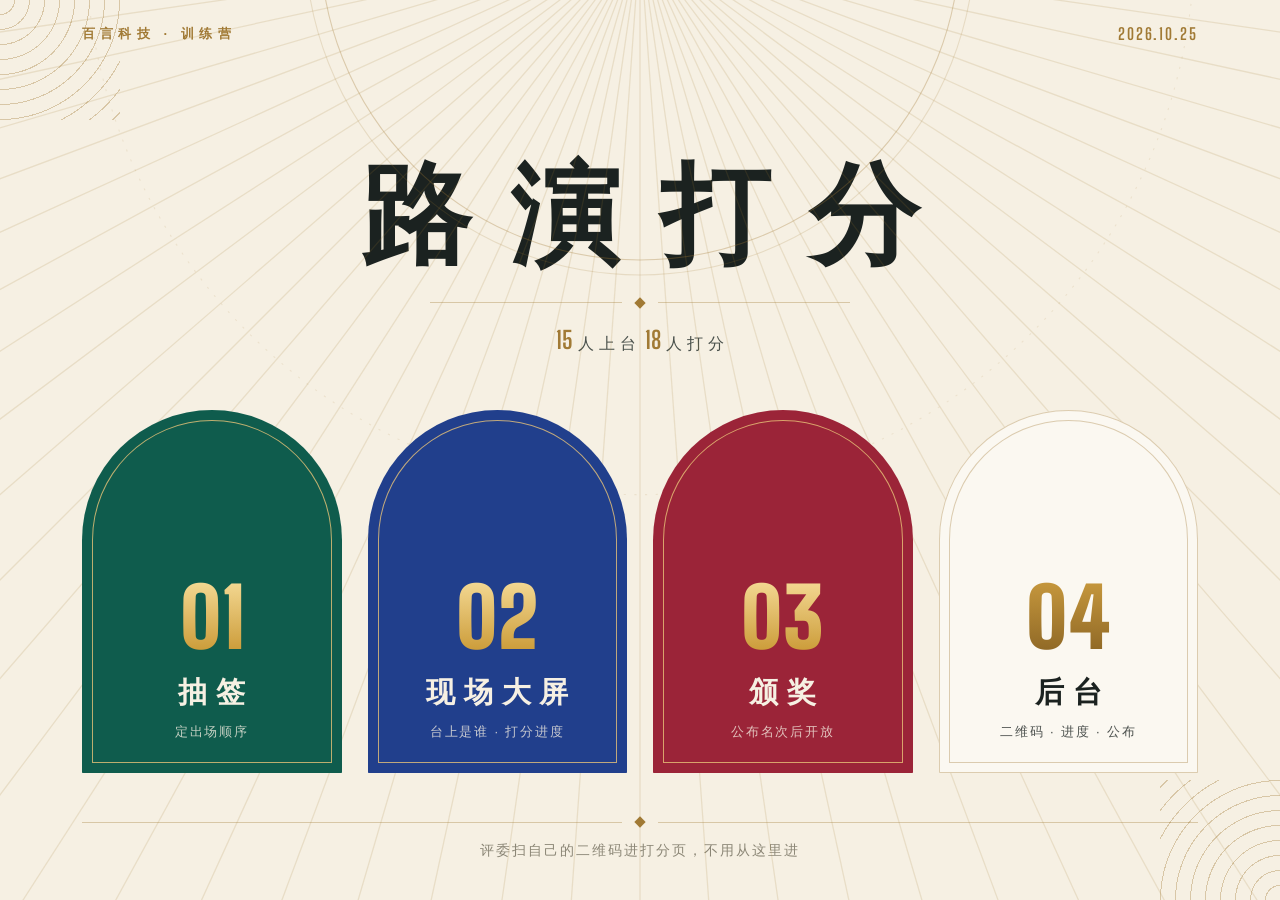
<file: index.html>
<!DOCTYPE html>
<html lang="zh-CN">
<head>
<meta charset="UTF-8">
<meta name="viewport" content="width=device-width, initial-scale=1.0, viewport-fit=cover">
<meta name="theme-color" content="#f6f0e3">
<title>训练营路演打分</title>
<link rel="stylesheet" href="theme.css?v=12">
<style>
  .wrap { max-width: 1180px; margin: 0 auto; padding: 0 32px 40px; min-height: 100vh; min-height: 100dvh; display: flex; flex-direction: column; }
  header { display: flex; justify-content: space-between; align-items: center; padding: 24px 0; }
  header .num { font-size: 16px; letter-spacing: .12em; color: var(--gold); }
  .hero { text-align: center; padding: 8vh 0 6vh; }
  .hero h1 { font-size: clamp(56px, 8.6vw, 112px); margin-top: 18px; }
  .hero .divider { width: min(420px, 70%); margin: 26px auto 0; }
  .hero p { margin-top: 18px; font-size: 16px; letter-spacing: .3em; color: var(--ink-2); }
  .hero p .num { font-size: 24px; color: var(--gold); letter-spacing: 0; margin: 0 .2em; }

  nav { flex: 1; display: grid; grid-template-columns: repeat(4, 1fr); gap: 26px; align-content: center; align-items: end; }
  nav a { display: flex; flex-direction: column; align-items: center; justify-content: flex-end; text-decoration: none;
    aspect-ratio: 5 / 7; padding: 0 16px 32px; transition: transform .45s var(--spring), box-shadow .45s var(--ease); }
  nav a::after { transition: inset .45s var(--ease), border-color .3s; }
  nav a .n { font-family: var(--num); font-weight: 900; font-size: clamp(56px, 6.4vw, 84px); line-height: 1; transition: transform .45s var(--spring); }
  nav a .t { font-size: clamp(22px, 2.3vw, 30px); font-weight: 800; letter-spacing: .3em; text-indent: .3em; margin-top: 14px; }
  nav a .d { font-size: 13px; letter-spacing: .14em; margin-top: 10px; opacity: .78; }
  nav a:hover { transform: translateY(-10px); box-shadow: 0 26px 40px -24px rgba(27, 34, 32, .5); }
  nav a:hover::after { inset: 6px; border-color: var(--gold-hi); }
  nav a:hover .n { transform: scale(1.08); }
  nav a.plain { background: var(--paper); color: var(--ink); box-shadow: inset 0 0 0 1px var(--gold-soft); }
  nav a.plain::after { border-color: var(--gold-soft); }
  nav a.plain:hover { box-shadow: inset 0 0 0 1px var(--gold-soft), 0 26px 40px -24px rgba(27, 34, 32, .35); }
  nav a.plain:hover::after { border-color: var(--gold); }

  .foot { margin-top: 44px; }
  .foot p { text-align: center; margin-top: 16px; font-size: 14px; letter-spacing: .14em; color: var(--ink-3); }

  @media (max-width: 760px) {
    .wrap { padding: 0 16px 28px; }
    .hero { padding: 6vh 0 5vh; }
    .hero h1 { font-size: 52px; }
    .hero p { font-size: 14px; letter-spacing: .2em; }
    nav { grid-template-columns: 1fr 1fr; gap: 14px; }
    nav a { padding-bottom: 24px; aspect-ratio: 4 / 5; }
    nav a .n { font-size: 52px; }
    nav a .t { font-size: 22px; margin-top: 10px; }
    nav a .d { font-size: 12px; letter-spacing: .06em; }
    .foot { margin-top: 32px; }
    .foot p { font-size: 13px; letter-spacing: .06em; line-height: 1.7; }
  }
</style>
</head>
<body class="corners">
<div class="rays"></div>
<div class="wrap">
  <header><span class="eyebrow">百言科技 · 训练营</span><span class="num" id="date"></span></header>
  <section class="hero">
    <h1 class="title-deco">路演打分</h1>
    <div class="divider"><i></i></div>
    <p id="caption"><span class="num">15</span>人上台<span class="num">18</span>人打分</p>
  </section>
  <nav>
    <a class="arch emerald" href="draw.html"><span class="n foil-light">01</span><span class="t">抽签</span><span class="d">定出场顺序</span></a>
    <a class="arch sapphire" href="rank.html"><span class="n foil-light">02</span><span class="t">现场大屏</span><span class="d">台上是谁 · 打分进度</span></a>
    <a class="arch ruby" href="final.html"><span class="n foil-light">03</span><span class="t">颁奖</span><span class="d">公布名次后开放</span></a>
    <a class="arch plain" href="admin.html"><span class="n foil">04</span><span class="t">后台</span><span class="d">二维码 · 进度 · 公布</span></a>
  </nav>
  <div class="foot">
    <div class="divider"><i></i></div>
    <p>评委扫自己的二维码进打分页，不用从这里进</p>
  </div>
</div>
<script src="vendor/workbuddy-cloud-sdk.js"></script>
<script src="cloud.js?v=12"></script>
<script src="deco.js?v=12"></script>
<script>
document.getElementById('date').textContent = '2026.10.25';   // 第二期活动日期（原来显示当天日期）
function paint(n, m) {
  document.getElementById('caption').innerHTML = `<span class="num">${n}</span>人上台<span class="num">${m}</span>人打分`;
}
getRoster().then(r => paint(r.players.length, r.judges.length)).catch(() => {});
</script>
</body>
</html>
</file>
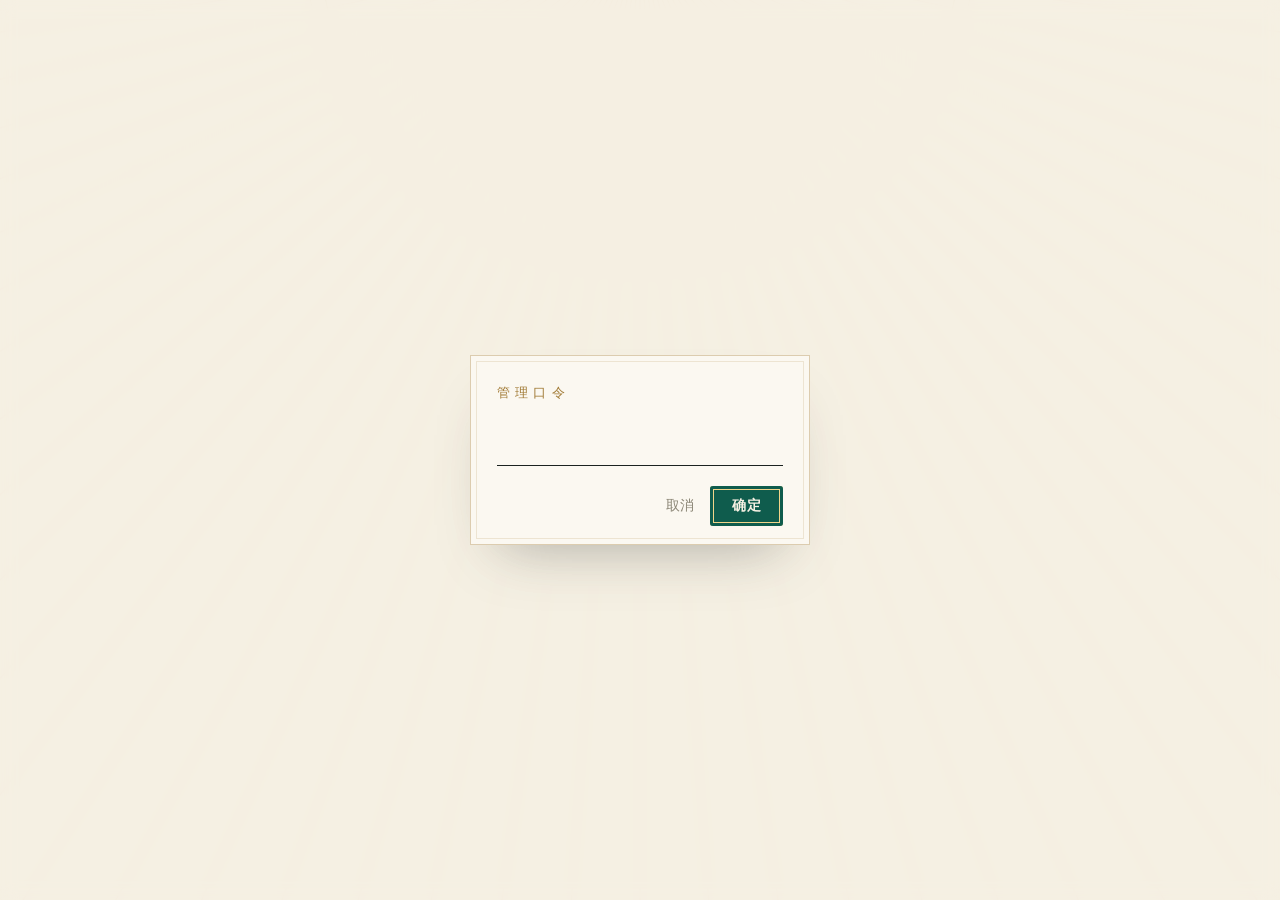
<file: admin.html>
<!DOCTYPE html>
<html lang="zh-CN">
<head>
<meta charset="UTF-8">
<meta name="viewport" content="width=device-width, initial-scale=1.0, viewport-fit=cover">
<meta name="theme-color" content="#f6f0e3">
<title>后台</title>
<style>html,body{margin:0;height:100%;background:#f6f0e3;overflow:hidden}iframe{position:fixed;inset:0;width:100%;height:100%;border:0;display:block}</style>
</head>
<body>
<script src="shell.js?v=1"></script>
</body>
</html>
</file>
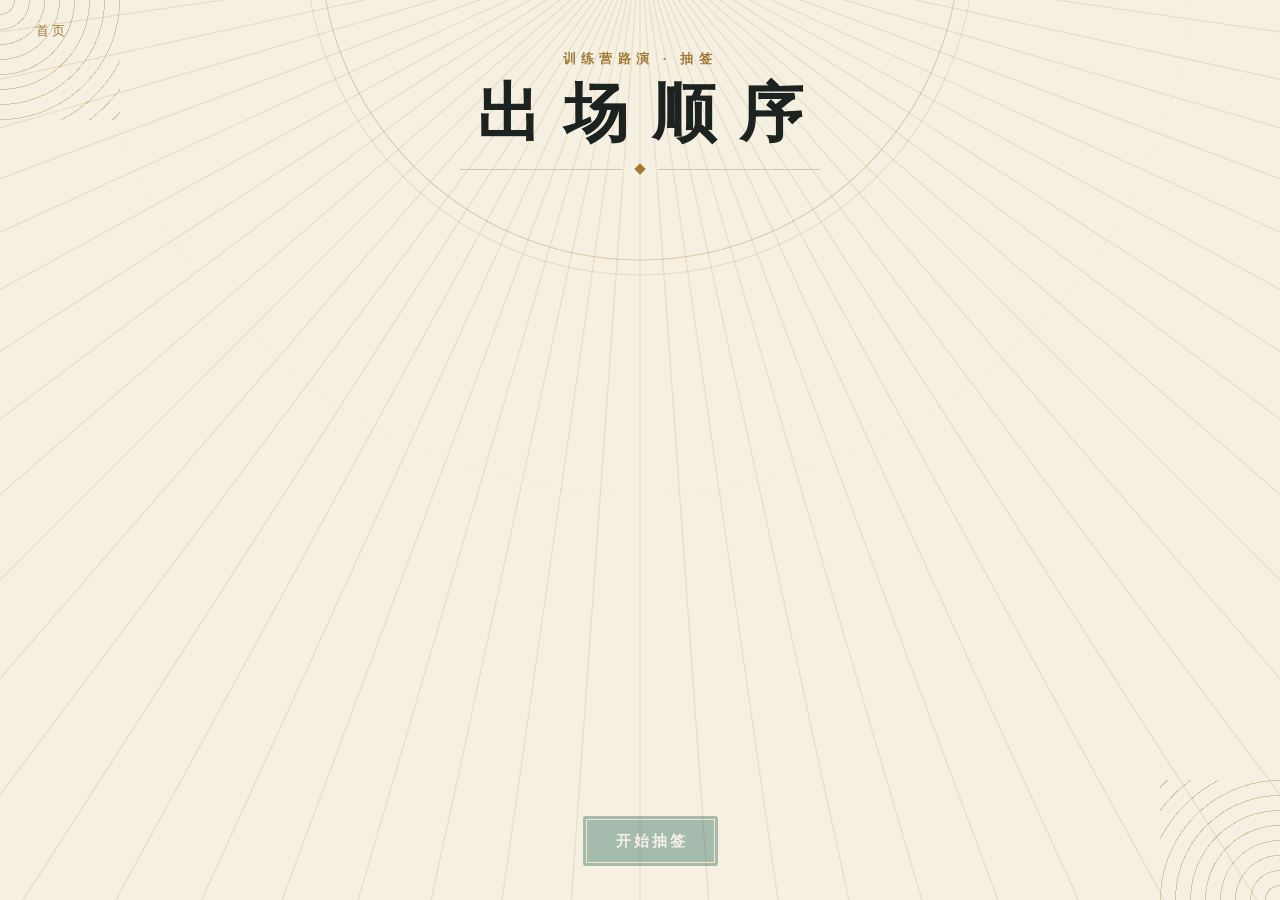
<file: draw.html>
<!DOCTYPE html>
<html lang="zh-CN">
<head>
<meta charset="UTF-8">
<meta name="viewport" content="width=device-width, initial-scale=1.0, viewport-fit=cover">
<meta name="theme-color" content="#f6f0e3">
<title>出场顺序 · 抽签</title>
<style>html,body{margin:0;height:100%;background:#f6f0e3;overflow:hidden}iframe{position:fixed;inset:0;width:100%;height:100%;border:0;display:block}</style>
</head>
<body>
<script src="shell.js?v=1"></script>
</body>
</html>
</file>
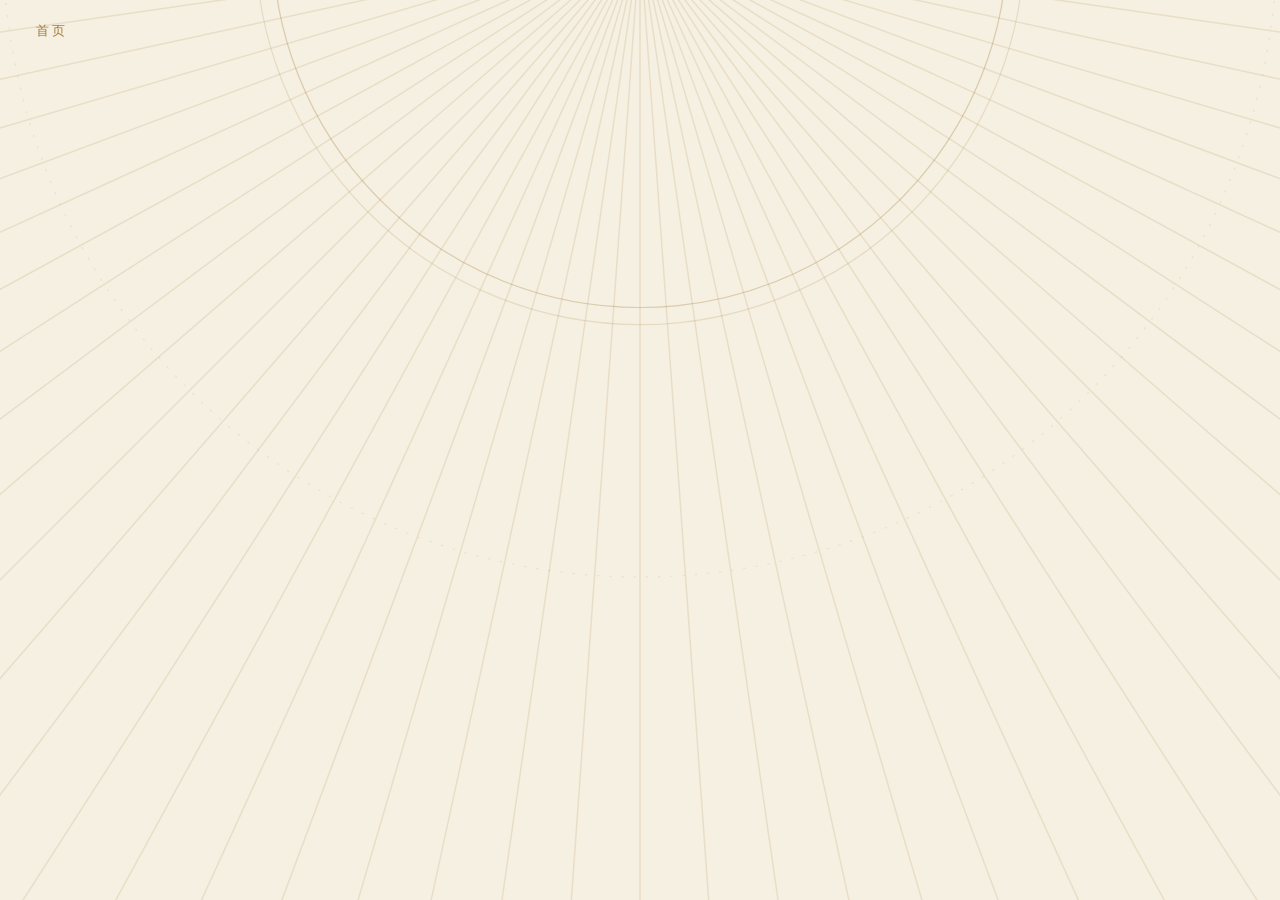
<file: final.html>
<!DOCTYPE html>
<html lang="zh-CN">
<head>
<meta charset="UTF-8">
<meta name="viewport" content="width=device-width, initial-scale=1.0, viewport-fit=cover">
<meta name="theme-color" content="#f6f0e3">
<title>颁奖</title>
<link rel="stylesheet" href="theme.css?v=12">
<style>
  body { cursor: default; overflow: hidden; }
  .rays { width: 1960px; height: 1300px; transition: opacity 1s; }
  .rays .spin > g { transition: stroke 1.2s, stroke-width 1.2s; }
  .rays.warm .spin > g { stroke: rgba(161, 122, 53, .24); }
  .rays.bright .spin > g { stroke: rgba(161, 122, 53, .5); stroke-width: 1.8; }

  .wrap { height: 100vh; height: 100dvh; display: flex; flex-direction: column; align-items: center; padding: 4.2vh 48px 3vh; }
  .hd { text-align: center; flex: none; }
  .hd .eyebrow { display: block; }
  .hd h1 { font-size: clamp(40px, 6.4vh, 76px); margin-top: 1.4vh; }
  .hd .divider { width: 260px; margin: 1.6vh auto 0; }

  /* 拱门 */
  .arches { flex: 1; min-height: 0; display: flex; flex-direction: column; align-items: center; justify-content: center; gap: 4.5vh; width: 100%; padding-top: 2vh; }
  .arches .inner { display: flex; align-items: flex-end; gap: 34px; }
  .arch {
    --h: 41vh; height: var(--h); width: calc(var(--h) * .78); flex: none;
    display: flex; flex-direction: column; align-items: center; justify-content: center; padding: calc(var(--h) * .1) 14px calc(var(--h) * .04); transform-origin: 50% 100%;
    transition: height .9s var(--ease), width .9s var(--ease), background-color 1s, box-shadow 1s, scale .9s var(--spring);
    animation: rise 1.3s var(--ease) both;
  }
  .arch.p1 { --h: 50vh; animation-delay: .25s; }
  .arch.p2 { animation-delay: .45s; }
  .arch.p3 { animation-delay: .6s; }
  @keyframes rise { from { transform: translateY(75vh); opacity: 0; } 30% { opacity: 1; } }
  .arch:not(.lit) { background-color: var(--paper); box-shadow: inset 0 0 0 1.5px var(--gold-soft), 0 20px 50px -40px rgba(27, 34, 32, .3); }
  .arch::after { clip-path: inset(100% 0 0 0); transition: clip-path 1.4s .25s var(--ease); }
  .arch.lit::after { clip-path: inset(0 0 0 0); }
  .arch.lit { box-shadow: 0 30px 70px -36px rgba(27, 34, 32, .55); }
  .arch.p1.lit { box-shadow: 0 0 0 1px var(--gold-soft), 0 40px 90px -30px rgba(15, 92, 77, .6); }
  .arch.crown { scale: 1.06; }
  .arch.hidden { visibility: hidden; }

  .arch .rk { font-family: var(--num); font-weight: 900; line-height: .9; font-size: calc(var(--h) * .34); transition: font-size .9s var(--ease); }
  .arch:not(.lit) .rk { background: var(--foil-dark); -webkit-background-clip: text; background-clip: text; color: transparent; opacity: .75; }
  .arch.lit .rk { background: var(--foil-light); -webkit-background-clip: text; background-clip: text; color: transparent; }
  .arch .tt { font-size: 13px; letter-spacing: .4em; text-indent: .4em; margin-top: calc(var(--h) * .03); color: var(--gold); opacity: .8; transition: color 1s; }
  .arch.lit .tt { color: var(--gold-hi); }
  .arch .nm { font-weight: 800; font-size: calc(var(--h) * .1); line-height: 1.15; margin-top: calc(var(--h) * .03); min-height: 1.15em; letter-spacing: .06em; word-break: break-all; transition: font-size .9s var(--ease); }
  .arch.p1 .nm { font-size: calc(var(--h) * .12); }
  .arch.multi .nm, .arch.p1.multi .nm { font-size: calc(var(--h) * .07); }
  .arch .sc { font-family: var(--num); font-weight: 800; font-size: calc(var(--h) * .085); color: var(--gold-hi); margin-top: calc(var(--h) * .015); min-height: 1em; line-height: 1; opacity: 0; transition: opacity .6s, font-size .9s var(--ease); }
  .arch.lit .sc.on { opacity: 1; }
  .ch { display: inline-block; animation: chIn .9s var(--ease) both; }
  @keyframes chIn { from { opacity: 0; transform: translateY(.6em); filter: blur(10px); } }

  .hint { flex: none; display: flex; align-items: center; font-size: 15px; letter-spacing: .4em; text-indent: .4em; color: var(--gold); transition: opacity .4s; animation: fade 1s 1.6s both; }

  /* 4–17 名 */
  .rest { flex: none; display: none; width: 100%; max-width: 1320px; grid-auto-flow: column; column-gap: 96px; margin-top: 3.4vh; }
  body.done .rest { display: grid; }
  body.done .arch { --h: 30vh; }
  body.done .arch.p1 { --h: 36vh; }
  body.done .hint { display: none; }
  body.done .arches { flex: none; padding-top: 3.4vh; }
  .li { display: grid; grid-template-columns: 2.6em 1fr auto; align-items: baseline; padding: .95vh 0; border-bottom: 1px solid var(--gold-soft);
    font-size: clamp(16px, 2.3vh, 26px); font-weight: 600; animation: liIn .8s var(--ease) both; }
  .li .r { font-family: var(--num); font-weight: 800; }
  .li .s { font-family: var(--num); font-weight: 800; font-size: 1.15em; }
  @keyframes liIn { from { opacity: 0; transform: translateY(14px); } }

  .dim { position: fixed; inset: 0; z-index: 50; background: var(--ink); opacity: 0; pointer-events: none; }

  .skip { position: fixed; right: 32px; bottom: 22px; z-index: 30; background: none; border: 0; cursor: pointer; font-size: 13px; letter-spacing: .24em; color: var(--gold); opacity: .8; }
  .skip:hover { opacity: 1; color: var(--ink); }

  .locked { margin: auto; padding: 56px 64px; text-align: center; max-width: 560px; }
  .locked h1 { font-size: clamp(28px, 4vw, 46px); margin: 18px 0 22px; }
  .locked p { color: var(--ink-2); font-size: 15px; line-height: 1.8; margin-top: 20px; }

  .instant .arch, .instant .hint { animation: none; }

  @media (max-width: 760px) {
    body { overflow: auto; }
    .rays { width: 1600px; height: 1200px; }
    .topbar { padding: 16px 18px; }
    .wrap { height: auto; min-height: 100vh; min-height: 100dvh; padding: 64px 16px 64px; }
    .hd h1 { font-size: 40px; margin-top: 10px; }
    .hd .divider { width: 180px; margin-top: 14px; }
    .arches { flex: none; margin-top: 40px; padding-top: 0; gap: 0; }
    .arches .inner { gap: 1.6vw; }
    .arch, body.done .arch { --h: 48vw; width: 28vw; padding: calc(var(--h) * .16) 4px 0; }
    .arch.p1, body.done .arch.p1 { --h: 60vw; width: 33vw; }
    .arch::after { inset: 5px; }
    .arch .tt { font-size: 10px; letter-spacing: .2em; text-indent: .2em; }
    .arch .nm, .arch.p1 .nm { font-size: 4.2vw; letter-spacing: 0; }
    .arch.p1 .nm { font-size: 4.8vw; }
    .arch .sc { font-size: 4.4vw; }
    .arch.crown { scale: 1.04; }
    .hint { height: auto; margin-top: 28px; font-size: 13px; letter-spacing: .3em; }
    .rest, body.done .rest { grid-auto-flow: row; grid-template-rows: none !important; margin-top: 36px; }
    .li { font-size: 16px; padding: 11px 0; }
    .skip { right: 16px; bottom: 14px; }
    .locked { padding: 40px 24px; }
  }
  .bgm { position: fixed; left: 32px; bottom: 20px; z-index: 30; display: flex; align-items: center; gap: 16px; font-size: 11px; letter-spacing: .06em; color: var(--ink-3); }
  .bgm-btn { background: none; border: 0; cursor: pointer; font-size: 13px; letter-spacing: .2em; color: var(--gold); padding: 4px 0; }
  @media (max-width: 760px) { .bgm { left: 16px; bottom: 12px; } .bgm span { display: none; } }
</style>
</head>
<body>
<div class="rays" id="rays"></div>
<nav class="topbar"><a href="index.html">首页</a></nav>
<main class="wrap" id="app"></main>
<div class="dim" id="dim"></div>
<script src="vendor/workbuddy-cloud-sdk.js"></script>
<script src="cloud.js?v=12"></script>
<script src="deco.js?v=12"></script>
<script>
const app = document.getElementById('app');
const TITLES = { 1: '冠军', 2: '亚军', 3: '季军' };
const GEM = { 1: 'emerald', 2: 'sapphire', 3: 'ruby' };
const SHOW_ALL = new URLSearchParams(location.search).has('all');
const reduce = matchMedia('(prefers-reduced-motion: reduce)').matches;

/* 放射金线：补成整圆后缓慢转动，冠军时加速 */
const raysEl = document.getElementById('rays');
let spin = null;
(function setupRays() {
  const svg = raysEl.querySelector('svg');
  const g = svg.querySelector('g');
  const wrap = document.createElementNS('http://www.w3.org/2000/svg', 'g');
  wrap.setAttribute('class', 'spin');
  wrap.style.transformOrigin = '800px 0px';
  const mirror = g.cloneNode(true);
  mirror.setAttribute('transform', 'rotate(180 800 0)');
  svg.insertBefore(wrap, g);
  wrap.append(g, mirror);
  if (!reduce) spin = wrap.animate([{ transform: 'rotate(0deg)' }, { transform: 'rotate(360deg)' }], { duration: 360000, iterations: Infinity });
})();

function locked(title, text) {
  app.innerHTML = `<div class="frame locked"><span class="eyebrow">训练营路演</span><h1 class="title-deco">${title}</h1><div class="divider"><i></i></div><p>${text}</p></div>`;
}

(async () => {
  const settings = await getSettings();
  if (settings.finalized !== 'true') {
    locked('名次还没公布', '后台点「公布名次」后，这页会自己打开。');
    // 浏览器要先有人点过页面才肯自动出声：先试一下，不行就提示点一下屏幕，公布后音乐才能自己响
    const probe = new Audio('assets/bgm-gz.m4a'); probe.volume = 0;
    probe.play().then(() => probe.pause()).catch(() => {
      const tip = document.createElement('p');
      tip.style.cssText = 'margin-top:18px;color:var(--gold);font-size:15px;letter-spacing:.12em';
      tip.textContent = '点一下屏幕，公布后音乐会自动播放';
      app.querySelector('.locked').appendChild(tip);
      document.addEventListener('pointerdown', () => tip.remove(), { once: true });
    });
    // 大屏可能提前开着：每 5 秒看一眼，公布了就自动进入
    const t = setInterval(async () => {
      try { if ((await getSettings()).finalized === 'true') { clearInterval(t); location.reload(); } } catch (e) {}
    }, 5000);
    return;
  }
  const [ps, ss] = await Promise.all([getParticipants(), getScores()]);
  const ranking = buildRanking(ps, ss).filter(r => r.avg !== null);
  if (!ranking.length) { locked('还没有分数', '有人打分后再来。'); return; }
  // 按名次分组：并列的人站同一座拱门；没有该名次（例如并列冠军后没有亚军）就不出现
  const groups = { 1: [], 2: [], 3: [] };
  ranking.forEach(r => { if (r.rank <= 3) groups[r.rank].push(r); });
  const rest = ranking.filter(r => r.rank > 3);
  const order = [3, 2, 1].filter(pl => groups[pl].length);
  const title = pl => TITLES[pl] + (groups[pl].length > 1 ? '（并列）' : '');

  if (SHOW_ALL) app.classList.add('instant');

  // 背景音乐：只在颁奖页。先尝试直接播放；浏览器不允许自动出声时，第一次点击（揭晓）时渐入
  const bgm = new Audio('assets/bgm-gz.m4a');
  bgm.loop = true; bgm.volume = 0;
  let bgmOn = true;
  const fadeTo = (v, ms = 1800) => {
    const from = bgm.volume, t0 = performance.now();
    (function f(t) { const k = Math.min(1, (t - t0) / ms); bgm.volume = from + (v - from) * k; if (k < 1) requestAnimationFrame(f); })(t0);
  };
  const startBgm = () => { if (bgmOn && bgm.paused) bgm.play().then(() => fadeTo(.2)).catch(() => {}); };
  startBgm();
  document.addEventListener('pointerdown', startBgm);
  document.addEventListener('keydown', startBgm);
  const bgmBox = document.createElement('div');
  bgmBox.className = 'bgm';
  bgmBox.innerHTML = `<button class="bgm-btn" type="button">关闭音乐</button>`;
  document.body.appendChild(bgmBox);
  bgmBox.querySelector('button').onclick = e => {
    bgmOn = !bgmOn;
    e.target.textContent = bgmOn ? '关闭音乐' : '打开音乐';
    if (bgmOn) startBgm(); else { fadeTo(0, 600); setTimeout(() => bgm.pause(), 650); }
  };
  app.innerHTML = `
    <header class="hd"><span class="eyebrow">训练营路演 · 最终名次</span><h1 class="title-deco">颁奖</h1><div class="divider"><i></i></div></header>
    <section class="arches"><div class="inner">
      ${[2, 1, 3].map(pl => `
        <div class="arch ${GEM[pl]} p${pl}${groups[pl].length ? '' : ' hidden'}${groups[pl].length > 1 ? ' multi' : ''}" id="arch${pl}">
          <div class="rk">${pl}</div>
          <div class="tt">${title(pl)}</div>
          <div class="nm"></div>
          <div class="sc num">0.00</div>
        </div>`).join('')}
    </div>
    <div class="hint" id="hint">${'点击揭晓' + TITLES[order[0]]}</div></section>
    <section class="rest" id="rest" style="grid-template-rows: repeat(${Math.ceil(rest.length / 2)}, auto)">${rest.map((r, i) => `
      <div class="li" style="animation-delay:${(SHOW_ALL ? 0 : .5) + i * .05}s"><span class="r foil">${pad2(r.rank)}</span><span>${esc(r.name)}</span><span class="s">${r.avg.toFixed(2)}</span></div>`).join('')}</section>
    <button class="skip" id="skip">直接看全部</button>`;

  let step = 0, busy = false;
  const hint = document.getElementById('hint');
  const wait = ms => new Promise(r => setTimeout(r, ms));

  function fillName(el, name, fast) {
    const per = fast ? 40 : 160;
    el.innerHTML = Array.from(name).map((c, i) =>
      `<span class="ch" style="animation-delay:${i * per}ms">${c === ' ' ? '&nbsp;' : esc(c)}</span>`).join('');
    return Array.from(name).length * per + 900;
  }

  function lightUp(pl, fast) {
    const arch = document.getElementById('arch' + pl), g = groups[pl], r = g[0];
    arch.classList.add('lit');
    const t = fillName(arch.querySelector('.nm'), g.map(x => x.name).join(' · '), fast);
    const sc = arch.querySelector('.sc');
    setTimeout(() => { sc.classList.add('on'); countTo(sc, r.avg, { ms: fast ? 500 : (pl === 1 ? 2200 : 1500) }); }, fast ? 100 : 500);
    return t;
  }

  async function champion() {
    if (bgmOn && !bgm.paused) { fadeTo(.3, 1200); setTimeout(() => fadeTo(.2, 3000), 7000); }   // 冠军时音乐推高一点
    const dim = document.getElementById('dim');
    if (!reduce) {
      dim.animate([{ opacity: 0 }, { opacity: .88 }], { duration: 500, easing: 'ease-in', fill: 'forwards' });
      await wait(850);
    }
    const arch = document.getElementById('arch1');
    arch.classList.add('crown');
    raysEl.classList.add('bright');
    const t = lightUp(1, false);
    if (!reduce) dim.animate([{ opacity: .88 }, { opacity: 0 }], { duration: 900, easing: 'ease-out', fill: 'forwards' });
    if (spin) { spin.updatePlaybackRate(60); setTimeout(() => spin.updatePlaybackRate(14), 1600); setTimeout(() => spin.updatePlaybackRate(1), 3600); }
    setTimeout(() => confetti({ count: 240 }), 300);
    setTimeout(() => { raysEl.classList.remove('bright'); raysEl.classList.add('warm'); }, 4200);
    await wait(Math.max(t, 2400));
  }

  function finish() {
    hint.textContent = '';
    document.body.classList.add('done');
    const skip = document.getElementById('skip');
    if (skip) skip.remove();
  }

  async function next(fast) {
    if (busy || step >= order.length) return;
    busy = true;
    const pl = order[step++];
    hint.style.opacity = 0;
    if (pl === 1 && !fast) await champion();
    else {
      if (pl === 1) { document.getElementById('arch1').classList.add('crown'); raysEl.classList.add('warm'); }
      await wait(fast ? 0 : lightUp(pl, fast));
      if (fast) lightUp(pl, true);
    }
    const left = order.slice(step);
    if (left.length) { hint.textContent = '再点一下，揭晓' + TITLES[left[0]]; hint.style.opacity = 1; }
    else { if (!fast) await wait(600); finish(); }
    busy = false;
  }

  document.addEventListener('click', e => { if (!e.target.closest('a, .skip, .bgm')) next(); });
  document.addEventListener('keydown', e => { if ([' ', 'Enter', 'ArrowRight'].includes(e.key)) { e.preventDefault(); next(); } });
  document.getElementById('skip').onclick = async () => {
    while (busy) await wait(50);
    while (step < order.length) await next(true);
  };
  if (SHOW_ALL) document.getElementById('skip').click();
})().catch(() => locked('没加载出来', '网络不稳，刷新一下试试。'));
</script>
</body>
</html>
</file>
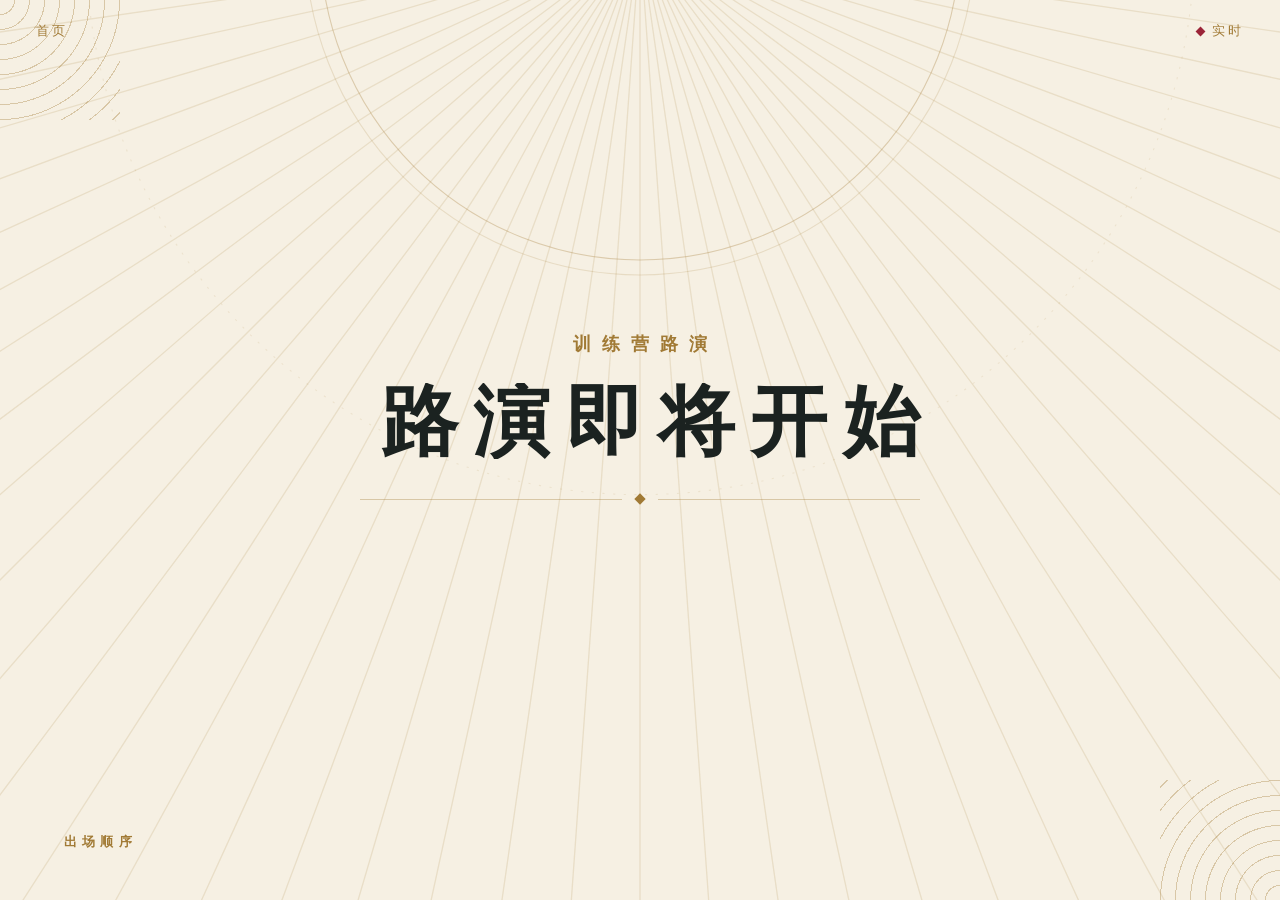
<file: rank.html>
<!DOCTYPE html>
<html lang="zh-CN">
<head>
<meta charset="UTF-8">
<meta name="viewport" content="width=device-width, initial-scale=1.0, viewport-fit=cover">
<meta name="theme-color" content="#f6f0e3">
<title>现场大屏</title>
<style>html,body{margin:0;height:100%;background:#f6f0e3;overflow:hidden}iframe{position:fixed;inset:0;width:100%;height:100%;border:0;display:block}</style>
</head>
<body>
<script src="shell.js?v=1"></script>
</body>
</html>
</file>
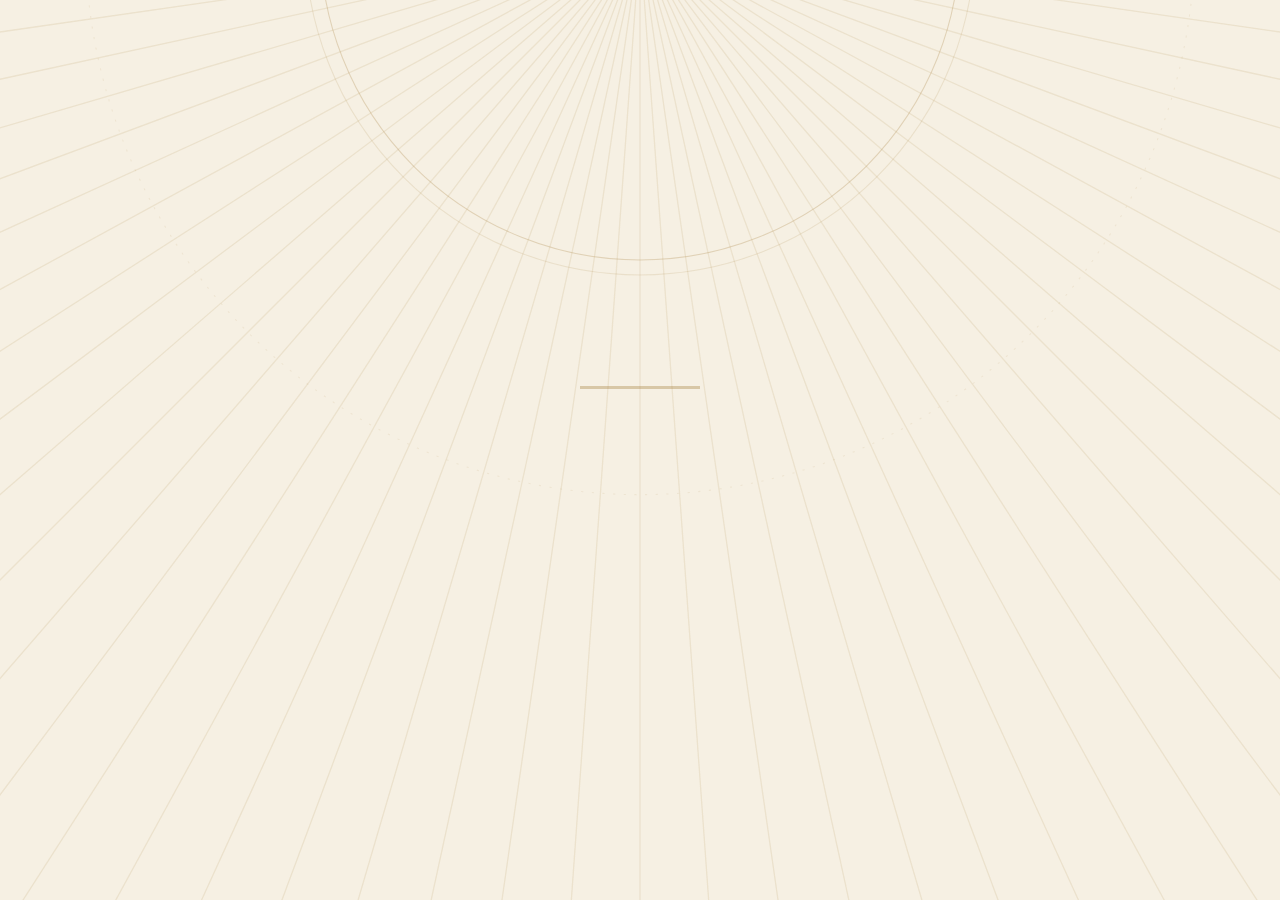
<file: score.html>
<!DOCTYPE html>
<html lang="zh-CN">
<head>
<meta charset="UTF-8">
<meta name="viewport" content="width=device-width, initial-scale=1.0, viewport-fit=cover">
<meta name="theme-color" content="#f6f0e3">
<title>打分</title>
<style>html,body{margin:0;height:100%;background:#f6f0e3;overflow:hidden}iframe{position:fixed;inset:0;width:100%;height:100%;border:0;display:block}</style>
</head>
<body>
<script src="shell.js?v=1"></script>
</body>
</html>
</file>
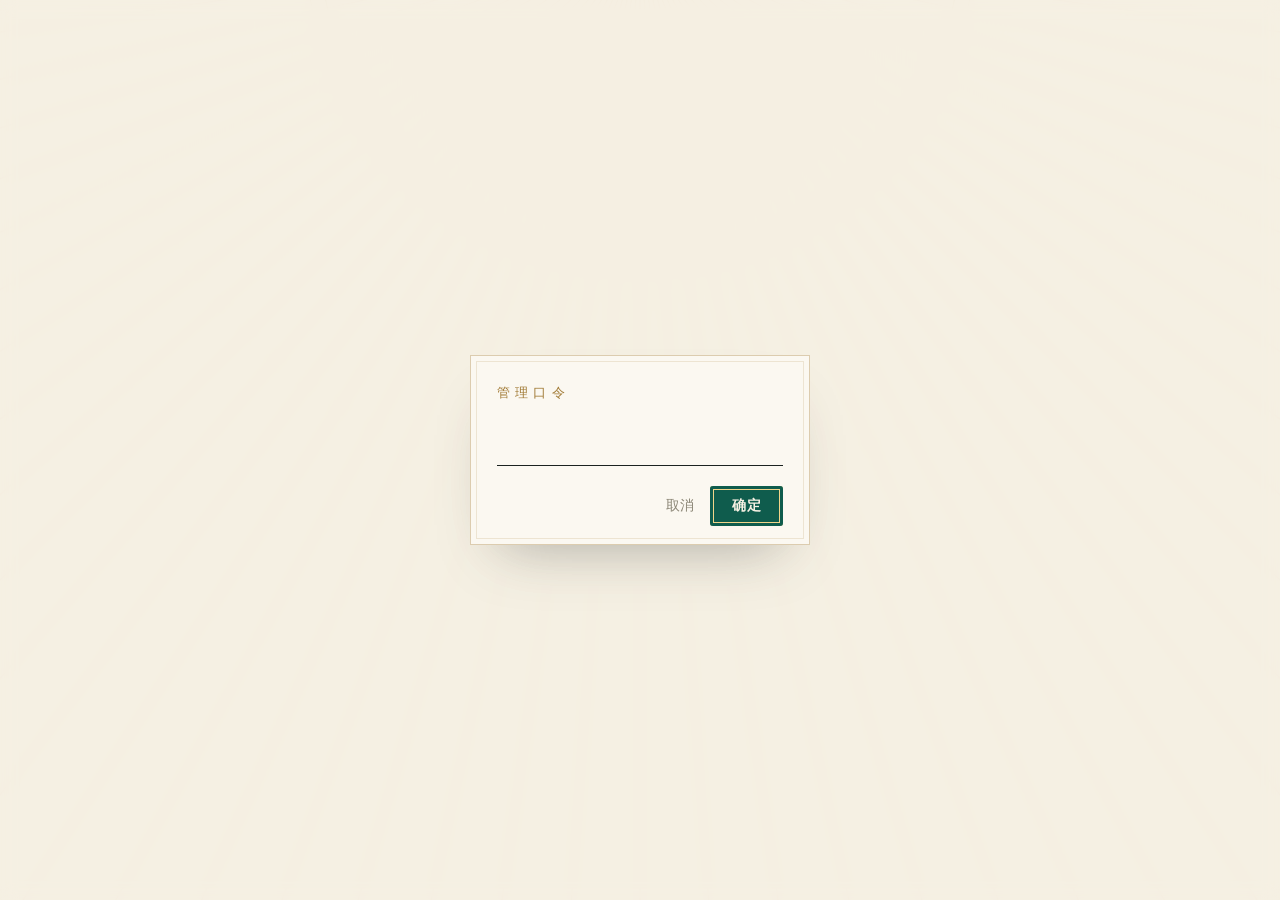
<file: app/admin.html>
<!DOCTYPE html>
<html lang="zh-CN">
<head>
<meta charset="UTF-8">
<meta name="viewport" content="width=device-width, initial-scale=1.0, viewport-fit=cover">
<meta name="theme-color" content="#f6f0e3">
<title>后台</title>
<link rel="stylesheet" href="theme.css?v=12">
<style>
  .rays { opacity: .5; }
  .wrap { max-width: 1080px; margin: 0 auto; padding: 0 32px 80px; }
  header { display: flex; justify-content: space-between; align-items: flex-end; gap: 16px; padding: 30px 0 16px; border-bottom: 1px solid var(--gold-soft); }
  header h1 { font-size: 26px; font-weight: 800; letter-spacing: .3em; }
  header nav { display: flex; gap: 8px; align-items: center; font-size: 14px; color: var(--ink-3); flex-wrap: wrap; }
  header nav a { text-decoration: none; color: var(--emerald); font-weight: 700; padding: 6px 10px; box-shadow: inset 0 0 0 1px var(--gold-soft); border-radius: 2px; }
  header nav a:hover { background: var(--gold-faint); }

  section.frame { margin-top: 22px; padding: 26px 30px 28px; }
  section.frame > * { position: relative; z-index: 1; }
  h2 { font-size: 18px; font-weight: 800; letter-spacing: .16em; display: flex; align-items: center; gap: 10px; }
  h2::before { content: ''; width: 7px; height: 7px; transform: rotate(45deg); background: var(--gold); flex: none; }
  .row-h { display: flex; justify-content: space-between; align-items: center; gap: 12px; flex-wrap: wrap; margin-bottom: 16px; }
  .hint { font-size: 13px; color: var(--ink-3); margin-top: 6px; }

  /* 现在台上 */
  .stage { display: grid; grid-template-columns: 1fr auto; gap: 24px; align-items: center; }
  .stage .who { display: flex; align-items: baseline; gap: 18px; min-width: 0; }
  .stage .no { font-family: var(--num); font-weight: 900; font-size: 64px; line-height: 1; }
  .stage .nm { font-size: 46px; font-weight: 800; letter-spacing: .06em; white-space: nowrap; overflow: hidden; text-overflow: ellipsis; }
  .stage .nm.none { font-size: 26px; color: var(--ink-3); font-weight: 600; letter-spacing: .04em; }
  .stage .ctl { display: flex; gap: 10px; align-items: center; }
  .stage .ctl .btn { height: 54px; padding: 0 28px; font-size: 16px; }
  .got { margin-top: 22px; padding-top: 20px; border-top: 1px solid var(--gold-faint); }
  .got .line { display: flex; align-items: baseline; justify-content: space-between; gap: 12px; flex-wrap: wrap; }
  .got .big { font-size: 20px; font-weight: 700; }
  .got .big b { font-family: var(--num); font-size: 44px; font-weight: 900; margin: 0 4px; color: var(--emerald); }
  .got .big small { font-family: var(--num); font-size: 26px; color: var(--ink-3); font-weight: 800; }
  .meter { height: 6px; background: var(--gold-faint); margin: 14px 0 16px; border-radius: 3px; overflow: hidden; }
  .meter i { display: block; height: 100%; background: var(--gold); transition: width .5s var(--ease); }
  .meter.full i { background: var(--emerald); }
  .missing { font-size: 17px; line-height: 1.9; }
  .missing .lbl { color: var(--ruby); font-weight: 800; margin-right: 6px; }
  .missing .ok { color: var(--emerald); font-weight: 800; }
  .tag { display: inline-block; font-size: 12px; font-weight: 700; letter-spacing: .1em; padding: 2px 8px; border-radius: 2px; background: var(--ruby); color: var(--ivory); vertical-align: middle; }

  /* 出场名单 */
  .list .item { border-bottom: 1px solid var(--gold-faint); }
  .list .item:first-child { border-top: 1px solid var(--gold-faint); }
  .list .main { display: grid; grid-template-columns: 44px 1fr 160px 64px 84px 84px; align-items: center; gap: 12px; padding: 10px 0; }
  .list .n { font-family: var(--num); font-weight: 800; font-size: 20px; color: var(--gold); }
  .list .name { font-size: 17px; font-weight: 700; display: flex; align-items: center; gap: 8px; min-width: 0; }
  .list .name span { white-space: nowrap; overflow: hidden; text-overflow: ellipsis; }
  .list .bar { height: 4px; background: var(--gold-faint); border-radius: 2px; overflow: hidden; }
  .list .bar i { display: block; height: 100%; background: var(--gold); }
  .list .c { font-family: var(--num); font-weight: 800; font-size: 18px; text-align: right; }
  .list .item.full .bar i { background: var(--emerald); }
  .list .item.full .c { color: var(--emerald); }
  .list .item.on { background: rgba(15, 92, 77, .06); }
  .list .who-miss { background: none; border: 0; cursor: pointer; font-size: 14px; color: var(--ruby); font-weight: 700; text-align: right; padding: 6px 0; }
  .list .who-miss:disabled { color: var(--ink-3); font-weight: 500; cursor: default; }
  .list .go { background: none; border: 0; cursor: pointer; font-size: 14px; color: var(--emerald); font-weight: 700; padding: 6px 0; text-align: right; }
  .list .item.on .go { color: var(--ink-3); cursor: default; }
  .list .more { display: none; padding: 0 0 14px 56px; font-size: 15px; line-height: 1.8; color: var(--ink-2); }
  .list .item.open .more { display: flex; gap: 16px; align-items: center; justify-content: space-between; flex-wrap: wrap; }

  /* 实时排名 */
  .rank .rk-row { display: grid; grid-template-columns: 40px 120px 1fr 56px 70px; align-items: center; gap: 12px; padding: 9px 0; border-bottom: 1px solid var(--gold-faint); }
  .rank .rk-row.top .rk-name { color: var(--emerald); }
  .rank .rk-n { font-family: var(--num); font-weight: 800; font-size: 18px; color: var(--gold); }
  .rank .rk-name { font-size: 16px; font-weight: 700; white-space: nowrap; overflow: hidden; text-overflow: ellipsis; }
  .rank .rk-votes { display: flex; flex-wrap: wrap; gap: 3px; }
  .rank .rk-votes i { font-style: normal; font-family: var(--num); font-weight: 700; font-size: 12px; line-height: 18px; width: 18px; text-align: center; background: var(--gold-faint); border-radius: 2px; }
  .rank .rk-votes i.x { background: transparent; color: var(--ink-3); text-decoration: line-through; box-shadow: inset 0 0 0 1px var(--gold-faint); }
  .rank .rk-votes em { font-style: normal; font-size: 13px; color: var(--ink-3); }
  .rank .rk-c { font-size: 13px; color: var(--ink-3); text-align: right; }
  .rank .rk-s { font-family: var(--num); font-weight: 800; font-size: 20px; text-align: right; }

  /* 谁没来 */
  .chips { display: flex; flex-wrap: wrap; gap: 8px; }
  .chip { display: inline-flex; align-items: center; gap: 8px; height: 40px; padding: 0 14px 0 10px; border: 0; cursor: pointer; border-radius: 2px;
    background: var(--ivory); box-shadow: inset 0 0 0 1px var(--gold-soft); font-size: 15px; font-weight: 600; }
  .chip:hover { background: var(--gold-faint); }
  .chip .num { font-family: var(--num); font-size: 15px; font-weight: 800; color: var(--gold); }
  .chip.off { background: var(--ruby); color: var(--ivory); box-shadow: none; text-decoration: line-through; }
  .chip.off .num { color: var(--gold-hi); }

  .state { font-size: 16px; font-weight: 700; }
  .state.yes { color: var(--emerald); }
  .tools { display: flex; gap: 10px; flex-wrap: wrap; align-items: center; }

  /* 二维码 */
  details.qrbox summary { cursor: pointer; list-style: none; }
  details.qrbox summary::-webkit-details-marker { display: none; }
  details.qrbox summary h2::after { content: '展开'; font-size: 13px; color: var(--emerald); letter-spacing: .1em; margin-left: 6px; }
  details.qrbox[open] summary h2::after { content: '收起'; }
  .qrs { display: grid; grid-template-columns: repeat(auto-fill, minmax(165px, 1fr)); gap: 18px; margin-top: 18px; }
  .qr { display: flex; flex-direction: column; gap: 8px; }
  .qr img { width: 100%; display: block; box-shadow: 0 10px 24px -18px rgba(27, 34, 32, .5); }
  .qr .acts { display: flex; justify-content: space-between; }
  .qr .acts a, .qr .acts button { color: var(--emerald); text-decoration: none; background: none; border: 0; cursor: pointer; font-size: 13px; font-weight: 600; padding: 6px 0; }

  .danger h2 { color: var(--ruby); }
  .danger h2::before { background: var(--ruby); }
  .gate { min-height: 80vh; display: flex; flex-direction: column; align-items: center; justify-content: center; gap: 18px; }

  @media (max-width: 720px) {
    .wrap { padding: 0 14px 60px; }
    header { flex-direction: column; align-items: flex-start; }
    section.frame { padding: 20px 16px; margin-top: 14px; }
    .stage { grid-template-columns: 1fr; gap: 16px; }
    .stage .no { font-size: 44px; } .stage .nm { font-size: 32px; }
    .stage .ctl .btn { flex: 1; padding: 0 10px; }
    .list .main { grid-template-columns: 30px 1fr 50px 64px 74px; }
    .list .bar { display: none; }

    .list .more { padding-left: 0; }
    .qrs { grid-template-columns: 1fr 1fr; gap: 12px; }
  }
  @media print {
    @page { margin: 10mm; }
    body { background: #fff; }
    .rays, header, section:not(.print), .qr .acts, .toast, summary { display: none !important; }
    section.print { border: 0; padding: 0; margin: 0; background: none; }
    section.print::after { display: none; }
    .wrap { max-width: none; padding: 0; }
    .qrs { grid-template-columns: repeat(4, 1fr); gap: 6mm; }
    .qr { break-inside: avoid; }
  }
</style>
</head>
<body>
<div class="rays"></div>
<main class="wrap" id="app"></main>
<script src="vendor/workbuddy-cloud-sdk.js"></script>
<script src="vendor/qrcode-generator.js"></script>
<script src="cloud.js?v=12"></script>
<script src="deco.js?v=12"></script>
<script>
const app = document.getElementById('app');
let P = [], J = [], S = [], SET = {}, ALL = [];   // P=上台选手，J=要打分的人（选手+工作人员），ALL=完整名单（含缺席）
let openRow = null;

async function gate() {
  if (await askPass()) return boot();
  app.innerHTML = `<div class="gate"><h1 class="title-deco">后台</h1><button class="btn" id="again">输入口令</button></div>`;
  document.getElementById('again').onclick = gate;
}

async function boot() {
  app.innerHTML = `
    <header>
      <h1>后台</h1>
      <nav>大屏页面：<a href="draw.html" target="_blank">抽签</a><a href="rank.html" target="_blank">现场大屏</a><a href="final.html" target="_blank">颁奖</a></nav>
    </header>

    <section class="frame">
      <div class="row-h"><h2>现在台上</h2><button class="link-btn" id="clearStage">没人在台上</button></div>
      <div class="stage">
        <div class="who" id="stageWho"></div>
        <div class="ctl">
          <button class="btn btn-line" id="prevBtn">上一位</button>
          <button class="btn" id="nextBtn">下一位</button>
        </div>
      </div>
      <div class="got" id="stageGot"></div>
    </section>

    <section class="frame">
      <div class="row-h"><div><h2>出场名单</h2><p class="hint">每位选手收到了几个人的分。点「还差谁」看名字并复制催办。</p></div></div>
      <div class="list" id="list"></div>
    </section>

    <section class="frame">
      <div class="row-h"><div><h2>实时排名</h2><p class="hint">只在后台显示，大屏不显示名次，颁奖时再揭晓。去掉一个最高分、一个最低分后取平均；划线的是被去掉的分。</p></div></div>
      <div class="rank" id="rankList"></div>
    </section>

    <section class="frame">
      <div class="row-h"><div><h2>谁没来</h2><p class="hint">点名字标成缺席：大家不用给他打分，他也不进排名。点错了再点一下恢复。</p></div></div>
      <div class="chips" id="absentChips"></div>
    </section>

    <section class="frame">
      <div class="row-h">
        <div><h2>公布名次</h2><p class="hint">公布后颁奖页显示名次，评委不能再改分。撤回公布就能继续打分。</p></div>
        <div class="tools"><span class="state" id="finState"></span><button class="btn btn-sm" id="finalizeBtn"></button></div>
      </div>
      <div class="tools"><button class="btn btn-line btn-sm" id="exportBtn">导出 Excel（排名和每个人的分）</button></div>
    </section>

    <section class="frame print">
      <details class="qrbox">
        <summary><div class="row-h" style="margin-bottom:0"><div><h2>评委二维码</h2><p class="hint">每人一张，发给本人。线上参加的人点「复制链接」发微信。</p></div></div></summary>
        <div class="tools" style="margin-top:14px"><button class="btn btn-line btn-sm" onclick="print()">打印全部</button></div>
        <div class="qrs" id="qrs"></div>
      </details>
    </section>

    <section class="frame danger">
      <div class="row-h">
        <div><h2>重新抽签</h2><p class="hint" id="drawHint">抽签页抽完就锁定了，别人打开也只能看结果。要重抽先在这里解锁。</p></div>
        <button class="btn btn-danger btn-sm" id="unlockDraw">解锁重新抽签</button>
      </div>
      <div class="row-h" style="margin-bottom:0">
        <div><h2>清空分数</h2><p class="hint">彩排完用。删掉所有人打的分，删了找不回来。</p></div>
        <button class="btn btn-danger btn-sm" id="clearScores">清空所有分数</button>
      </div>
    </section>`;

  document.getElementById('nextBtn').onclick = () => stepStage(1);
  document.getElementById('prevBtn').onclick = () => stepStage(-1);
  document.getElementById('clearStage').onclick = () => setStage('');
  document.getElementById('finalizeBtn').onclick = toggleFinal;
  document.getElementById('exportBtn').onclick = exportAll;
  document.getElementById('clearScores').onclick = clearScores;
  document.getElementById('unlockDraw').onclick = unlockDraw;
  document.querySelector('details.qrbox').addEventListener('toggle', e => { if (e.target.open) drawQRs(); }, { once: true });

  await refresh();
  setInterval(refresh, 4000);
  document.addEventListener('visibilitychange', () => { if (!document.hidden) refresh(); });
}

let loading = false, again = false, qrKey = '', stageVer = 0, absentVer = 0;
async function refresh() {
  if (loading) { again = true; return; }
  loading = true;
  const v0 = stageVer, a0 = absentVer, localStage = SET.on_stage;
  try {
    const [all, s, set] = await Promise.all([getAllParticipants(), getScores(), getSettings()]);
    if (stageVer !== v0) set.on_stage = SET.on_stage;   // 读的途中刚切过台上，以刚切的为准
    if (absentVer !== a0) set.absent = SET.absent;      // 同理
    const absent = parseAbsent(set.absent), staff = parseAbsent(set.staff);
    [ALL, P, J, S, SET] = [all, all.filter(x => !absent.has(x.id) && !staff.has(x.id)), all.filter(x => !absent.has(x.id)), s, set];
    paint();
  } catch (e) { toast('网络断了，几秒后自动重试', false); }
  loading = false;
  if (again) { again = false; refresh(); }
}

/* 某位选手：谁打了、谁还没打（评委 = 所有到场的人：选手含他自己 + 工作人员） */
function progressOf(t) {
  const done = new Set(S.filter(s => s.target_id === t.id).map(s => s.judge_token));
  const missing = byDrawOrder(J).filter(j => !done.has(j.token));
  return { got: J.length - missing.length, total: J.length, missing };
}
function missText(t, missing) {
  return missing.map(j => j.id === t.id ? `${j.name}（自己）` : j.name).join('、');
}

/* 内容没变就不重画，免得定时刷新把正在点的按钮换掉 */
function setHTML(id, html) {
  const el = document.getElementById(id);
  if (el.__html === html) return false;
  el.__html = html; el.innerHTML = html; return true;
}

function paint() {
  const stage = P.find(p => p.id === +SET.on_stage);

  // 现在台上
  setHTML('stageWho', stage
    ? `<span class="no foil">${stage.draw_order ? pad2(stage.draw_order) : ''}</span><span class="nm">${esc(stage.name)}</span>`
    : `<span class="nm none">还没人上台。点「下一位」从 01 开始</span>`);
  if (stage) {
    const g = progressOf(stage);
    const changed = setHTML('stageGot', `
      <div class="line">
        <span class="big">已打分<b>${g.got}</b><small>/ ${g.total}</small> 人</span>
        ${g.missing.length ? `<button class="btn btn-ruby btn-sm" id="copyStage">复制催办消息</button>` : ''}
      </div>
      <div class="meter ${g.missing.length ? '' : 'full'}"><i style="width:${g.got / g.total * 100}%"></i></div>
      <div class="missing">${g.missing.length ? `<span class="lbl">还没打（${g.missing.length} 人）</span>${esc(missText(stage, g.missing))}` : `<span class="ok">所有人都给 ${esc(stage.name)} 打分了</span>`}</div>`);
    const btn = document.getElementById('copyStage');
    if (changed && btn) btn.onclick = () => copyNudge(stage, progressOf(stage).missing);
  } else setHTML('stageGot', '');

  // 出场名单
  const listChanged = setHTML('list', byDrawOrder(P).map(t => {
    const g = progressOf(t), on = stage && stage.id === t.id;
    return `<div class="item ${g.missing.length ? '' : 'full'} ${on ? 'on' : ''} ${openRow === t.id ? 'open' : ''}" data-id="${t.id}">
      <div class="main">
        <span class="n">${t.draw_order ? pad2(t.draw_order) : ''}</span>
        <span class="name"><span>${esc(t.name)}</span>${on ? '<i class="tag">台上</i>' : ''}</span>
        <span class="bar"><i style="width:${g.got / g.total * 100}%"></i></span>
        <span class="c">${g.got}/${g.total}</span>
        <button class="who-miss" ${g.missing.length ? '' : 'disabled'}>${g.missing.length ? `还差谁 ▾` : '齐了'}</button>
        <button class="go" ${on ? 'disabled' : ''}>${on ? '在台上' : '让他上台'}</button>
      </div>
      <div class="more"><span>还没给 ${esc(t.name)} 打分：${esc(missText(t, g.missing))}</span><button class="btn btn-line btn-sm" data-copy>复制催办消息</button></div>
    </div>`;
  }).join(''));
  if (listChanged) document.querySelectorAll('#list .item').forEach(el => {
    const id = +el.dataset.id, t = P.find(p => p.id === id);
    el.querySelector('.who-miss').onclick = () => { openRow = openRow === id ? null : id; paint(); };
    el.querySelector('.go').onclick = () => setStage(id);
    el.querySelector('[data-copy]').onclick = () => copyNudge(t, progressOf(t).missing);
  });

  // 实时排名（只在后台）
  setHTML('rankList', buildRanking(P, S, J).map(r => `
    <div class="rk-row ${r.rank && r.rank <= 3 ? 'top' : ''}">
      <span class="rk-n">${r.rank ? pad2(r.rank) : '—'}</span>
      <span class="rk-name">${esc(r.name)}</span>
      <span class="rk-votes">${r.votes.length ? markDropped(r).map(v => `<i class="${v.dropped ? 'x' : ''}" title="${esc(v.judge)}">${v.score}</i>`).join('') : '<em>还没人打分</em>'}</span>
      <span class="rk-c">${r.count} 票</span>
      <span class="rk-s">${r.avg === null ? '—' : r.avg.toFixed(2)}</span>
    </div>`).join(''));

  // 谁没来
  const absent = parseAbsent(SET.absent);
  if (setHTML('absentChips', byDrawOrder(ALL).map(p =>
    `<button class="chip ${absent.has(p.id) ? 'off' : ''}" data-id="${p.id}"><span class="num">${p.draw_order ? pad2(p.draw_order) : ''}</span>${esc(p.name)}${absent.has(p.id) ? '（缺席）' : ''}</button>`).join('')))
    document.querySelectorAll('#absentChips .chip').forEach(c => { c.onclick = () => toggleAbsent(+c.dataset.id); });

  // 抽签锁
  const locked = SET.draw_done === 'true';
  document.getElementById('unlockDraw').disabled = !locked;
  document.getElementById('drawHint').textContent = locked
    ? '抽签页抽完就锁定了，别人打开也只能看结果。要重抽先在这里解锁。'
    : '已解锁：抽签页上有「开始抽签」按钮，点了要输口令。抽完会自动重新锁定。';

  // 公布
  const fin = SET.finalized === 'true';
  document.getElementById('finState').textContent = fin ? '已公布' : '还没公布';
  document.getElementById('finState').className = 'state' + (fin ? ' yes' : '');
  document.getElementById('finalizeBtn').textContent = fin ? '撤回公布' : '公布名次';
  document.getElementById('finalizeBtn').className = fin ? 'btn btn-line btn-sm' : 'btn btn-sm';

  const key = ALL.map(p => `${p.id}:${p.name}:${p.token}`).join('|');
  if (key !== qrKey && document.querySelector('details.qrbox').open) { qrKey = key; drawQRs(); }
}

async function copyNudge(t, missing) {
  const text = `【给 ${t.name} 打分】还差 ${missing.length} 人：${missText(t, missing)}。请打开自己的打分页给 ${t.name} 打分，谢谢！`;
  try { await navigator.clipboard.writeText(text); toast('已复制，去群里发'); }
  catch (e) { prompt('复制下面这段：', text); }
}

async function setStage(id) {
  const old = SET.on_stage;
  stageVer++;
  SET.on_stage = String(id); paint();
  try { await setSetting('on_stage', id); }
  catch (e) { stageVer++; SET.on_stage = old; paint(); toast('没切换成功，再点一次', false); }
}
function stepStage(d) {
  const list = byDrawOrder(P);
  const i = list.findIndex(p => p.id === +SET.on_stage);
  const next = list[i < 0 ? (d > 0 ? 0 : list.length - 1) : Math.min(Math.max(i + d, 0), list.length - 1)];
  if (next) setStage(next.id);
}

async function unlockDraw() {
  if (!confirm('解锁后，抽签页会出现「开始抽签」按钮。重新抽会覆盖现在的出场顺序。确定解锁？')) return;
  try { await setSetting('draw_done', 'false'); SET.draw_done = 'false'; paint(); toast('已解锁，去抽签页点「开始抽签」'); }
  catch (e) { toast('没解锁成功，再点一次', false); }
}

async function toggleAbsent(id) {
  const set = parseAbsent(SET.absent), name = (ALL.find(p => p.id === id) || {}).name;
  if (set.has(id)) set.delete(id); else set.add(id);
  const old = SET.absent, val = [...set].sort((a, b) => a - b).join(',');
  absentVer++;
  SET.absent = val;
  try {
    await setSetting('absent', val);
    toast(set.has(id) ? `${name} 标记为缺席` : `${name} 恢复到场`);
    refresh();
  } catch (e) { absentVer++; SET.absent = old; paint(); toast('没改成功，再点一次', false); }
}

async function toggleFinal(e) {
  const btn = e.currentTarget;
  const on = SET.finalized === 'true';
  if (!on) {
    const lack = P.filter(t => progressOf(t).missing.length).length;
    if (!confirm((lack ? `还有 ${lack} 位选手没收齐分数。\n` : '') + '公布后颁奖页会显示名次，评委不能再改分。确定公布？')) return;
  }
  btn.disabled = true;
  try { await setSetting('finalized', on ? 'false' : 'true'); SET.finalized = on ? 'false' : 'true'; paint(); toast(on ? '已撤回' : '已公布，颁奖页开放'); }
  catch (err) { toast('没成功，再点一次', false); }
  btn.disabled = false;
}

async function clearScores() {
  if (!confirm(`将删除全部 ${S.length} 个分数，删了找不回来。继续？`)) return;
  if (prompt('确认清空，请输入「清空」两个字') !== '清空') return;
  if (DEMO) return toast('彩排模式不会真的清空');
  let error = null;
  try { ({ error } = await cloud.database.from('scores').delete().gte('target_id', 0).select()); } catch (err) { error = err; }
  if (error) return toast('没清空成功，再试一次', false);
  toast('已清空'); refresh();
}

function loadXlsx() {
  if (window.XLSX) return Promise.resolve();
  return new Promise((ok, bad) => {
    const s = document.createElement('script'); s.src = 'vendor/xlsx.full.min.js';
    s.onload = ok; s.onerror = () => { s.remove(); bad(); }; document.head.appendChild(s);
  });
}
async function exportAll() {
  try { await loadXlsx(); } catch (e) { return toast('导出没成功，再点一次', false); }
  const ranking = buildRanking(P, S, J);
  const rankRows = ranking.map(r => ({
    '名次': r.rank || '', '姓名': r.name, '出场顺序': r.draw_order || '',
    '最终得分（去高去低平均）': r.avg ?? '', '票数': r.count,
    '去掉的最高分': r.droppedMax ?? '', '去掉的最低分': r.droppedMin ?? '',
  }));
  const judges = byDrawOrder(J);
  const matrix = byDrawOrder(P).map(t => {
    const row = { '被评人': t.name };
    judges.forEach(j => {
      const s = S.find(x => x.judge_token === j.token && x.target_id === t.id);
      row[j.name] = s ? s.score : '';
    });
    return row;
  });
  const order = byDrawOrder(P).map(p => ({ '出场顺序': p.draw_order || '', '姓名': p.name }));
  const wb = XLSX.utils.book_new();
  const ws1 = XLSX.utils.json_to_sheet(rankRows); ws1['!cols'] = [{ wch: 6 }, { wch: 14 }, { wch: 9 }, { wch: 22 }, { wch: 6 }, { wch: 12 }, { wch: 12 }];
  XLSX.utils.book_append_sheet(wb, ws1, '排名');
  XLSX.utils.book_append_sheet(wb, XLSX.utils.json_to_sheet(matrix), '分数明细（列=评委）');
  XLSX.utils.book_append_sheet(wb, XLSX.utils.json_to_sheet(order), '出场顺序');
  XLSX.writeFile(wb, '训练营排名与明细.xlsx');
}

/* 二维码卡片：画成一张带名字的图片，长按/右键就能保存 */
async function drawQRs() {
  try { await document.fonts.load('800 40px Board'); } catch (e) {}
  const base = location.origin + location.pathname.replace(/[^/]*$/, '').replace(/\/app\/$/, '/') + 'score.html';   // 框里的 app/ 换成外壳地址
  const box = document.getElementById('qrs');
  box.innerHTML = '';
  byDrawOrder(ALL).forEach(p => {
    const url = `${base}?token=${p.token}`;
    const src = qrCard(p, url);
    const el = document.createElement('div');
    el.className = 'qr';
    el.innerHTML = `<img src="${src}" alt="${esc(p.name)} 的打分二维码">
      <div class="acts"><a href="${src}" download="打分二维码-${esc(p.name)}.png">下载</a><button data-url="${url}">复制链接</button><a href="${url}" target="_blank">打开</a></div>`;
    el.querySelector('button').onclick = async e => {
      try { await navigator.clipboard.writeText(e.target.dataset.url); toast('链接已复制'); } catch (err) { prompt('复制链接：', e.target.dataset.url); }
    };
    box.appendChild(el);
  });
}

function qrCard(p, url) {
  const W = 600, H = 860, cx = W / 2;
  const IVORY = '#f6f0e3', PAPER = '#fbf8f1', INK = '#1b2220', INK2 = '#4a514c', GOLD = '#a17a35', EMERALD = '#0f5c4d';
  const SANS = '-apple-system, "PingFang SC", "Microsoft YaHei", sans-serif';
  const cv = document.createElement('canvas'); cv.width = W; cv.height = H;
  const c = cv.getContext('2d');
  const spaced = (txt, x, y, gap) => {            // 字间距（老浏览器没有 letterSpacing）
    const w = [...txt].reduce((s, ch) => s + c.measureText(ch).width, 0) + gap * ([...txt].length - 1);
    let left = x - w / 2;
    c.textAlign = 'left';
    [...txt].forEach(ch => { c.fillText(ch, left, y); left += c.measureText(ch).width + gap; });
    c.textAlign = 'center';
  };
  const diamond = (x, y, r, color) => { c.fillStyle = color; c.beginPath(); c.moveTo(x, y - r); c.lineTo(x + r, y); c.lineTo(x, y + r); c.lineTo(x - r, y); c.closePath(); c.fill(); };
  const line = (x1, y1, x2, y2, color, w = 1) => { c.strokeStyle = color; c.lineWidth = w; c.beginPath(); c.moveTo(x1, y1); c.lineTo(x2, y2); c.stroke(); };

  // 底色 + 顶部放射金线
  c.fillStyle = IVORY; c.fillRect(0, 0, W, H);
  c.save(); c.beginPath(); c.rect(26, 26, W - 52, H - 52); c.clip();
  for (let i = 0; i <= 24; i++) { const ang = Math.PI * i / 24; line(cx, 0, cx + Math.cos(ang) * 900, Math.sin(ang) * 900, 'rgba(161,122,53,.12)', 1); }
  c.strokeStyle = 'rgba(161,122,53,.3)'; c.lineWidth = 1; c.beginPath(); c.arc(cx, 0, 120, 0, Math.PI); c.stroke();
  c.restore();

  // 双金线框 + 四角菱形
  c.strokeStyle = GOLD; c.lineWidth = 2; c.strokeRect(16, 16, W - 32, H - 32);
  c.strokeStyle = 'rgba(161,122,53,.55)'; c.lineWidth = 1; c.strokeRect(26.5, 26.5, W - 53, H - 53);
  [[16, 16], [W - 16, 16], [16, H - 16], [W - 16, H - 16]].forEach(([x, y]) => diamond(x, y, 7, GOLD));

  c.textAlign = 'center'; c.textBaseline = 'alphabetic';
  c.fillStyle = GOLD; c.font = `600 20px ${SANS}`;
  spaced('训练营路演 · 评委选票', cx, 82, 7);

  // 名字：墨绿，太长就缩字号
  let fs = 66; c.font = `800 ${fs}px ${SANS}`;
  while (c.measureText(p.name).width + ([...p.name].length - 1) * 12 > W - 120 && fs > 34) { fs -= 2; c.font = `800 ${fs}px ${SANS}`; }
  c.fillStyle = EMERALD; spaced(p.name, cx, 168, Math.round(fs * .18));

  // 名字下方：金线 + 菱形（不放出场序号：二维码按人发，和抽签顺序无关）
  const midY = 222;
  line(64, midY, cx - 14, midY, 'rgba(161,122,53,.6)'); line(cx + 14, midY, W - 64, midY, 'rgba(161,122,53,.6)');
  diamond(cx, midY, 6, GOLD);

  // 二维码：纸色底 + 细金框
  const qr = qrcode(0, 'M'); qr.addData(url); qr.make();
  const n = qr.getModuleCount(), box = 420, top = 268, left = cx - box / 2;
  c.fillStyle = PAPER; c.fillRect(left, top, box, box);
  c.strokeStyle = 'rgba(161,122,53,.6)'; c.lineWidth = 1; c.strokeRect(left + .5, top + .5, box - 1, box - 1);
  const cell = Math.floor((box - 40) / n), qs = cell * n, ox = left + (box - qs) / 2, oy = top + (box - qs) / 2;
  c.fillStyle = INK;
  for (let r = 0; r < n; r++) for (let k = 0; k < n; k++) if (qr.isDark(r, k)) c.fillRect(ox + k * cell, oy + r * cell, cell, cell);

  // 底部规则
  const by = top + box + 46;
  c.font = `700 24px ${SANS}`; c.fillStyle = INK;
  const r1 = '6 分及格', r2 = '10 分最好', w1 = c.measureText(r1).width, w2 = c.measureText(r2).width, gapW = 44;
  const sx = cx - (w1 + gapW + w2) / 2;
  c.textAlign = 'left';
  c.fillStyle = EMERALD; c.fillText(r1, sx, by);
  diamond(sx + w1 + gapW / 2, by - 8, 5, GOLD);
  c.fillStyle = GOLD; c.fillText(r2, sx + w1 + gapW, by);
  c.textAlign = 'center';
  c.fillStyle = INK2; c.font = `500 17px ${SANS}`;
  spaced('本人专用 请勿转发', cx, by + 38, 4);
  c.font = `500 16px ${SANS}`;
  spaced('微信打不开时：点右上角 ··· 选『在浏览器打开』', cx, by + 70, 1);
  return cv.toDataURL('image/png');
}

gate();
</script>
</body>
</html>
</file>
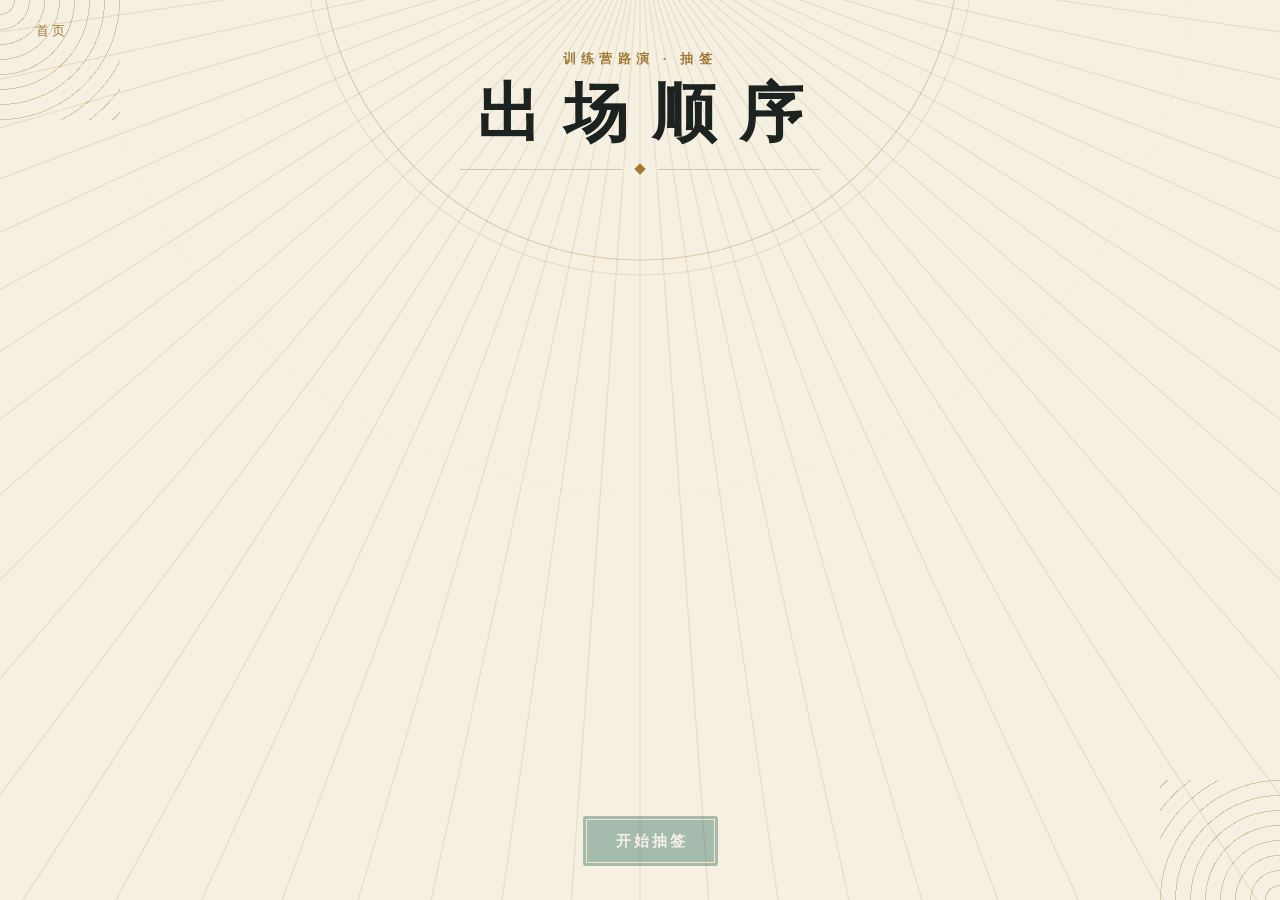
<file: app/draw.html>
<!DOCTYPE html>
<html lang="zh-CN">
<head>
<meta charset="UTF-8">
<meta name="viewport" content="width=device-width, initial-scale=1.0, viewport-fit=cover">
<meta name="theme-color" content="#f6f0e3">
<title>出场顺序 · 抽签</title>
<link rel="stylesheet" href="theme.css?v=12">
<style>
  .wrap { min-height: 100vh; min-height: 100dvh; display: flex; flex-direction: column; align-items: center; padding: 50px 96px 34px; }
  .head { text-align: center; }
  .head h1 { font-size: 64px; margin-top: 12px; }
  .head .divider { width: 360px; margin: 18px auto 0; }

  .board {
    --gap: 26px;
    --cw: min(calc((100vw - 192px - 5 * var(--gap)) / 6), calc(((100vh - 330px) / 3 - var(--gap)) * 1.25));
    --ch: calc(var(--cw) * .8);
    flex: 1; width: 100%; display: flex; flex-wrap: wrap; justify-content: center; align-content: center; gap: var(--gap);
    margin: 22px 0 18px;
  }
  .card { position: relative; width: var(--cw); height: var(--ch); perspective: 1400px; }
  .card .inner { position: absolute; inset: 0; transform-style: preserve-3d; transition: transform .7s var(--ease); }
  .card.down .inner { transform: rotateY(180deg); }
  .card.slow .inner { transition-duration: 1.1s; }
  .card .face { position: absolute; inset: 0; -webkit-backface-visibility: hidden; backface-visibility: hidden;
    display: flex; flex-direction: column; align-items: center; justify-content: center; gap: calc(var(--ch) * .06); }
  .card .face.frame { position: absolute; }
  .card .back { transform: rotateY(180deg);
    background-color: var(--paper);
    background-image: repeating-linear-gradient(45deg, transparent 0 15px, var(--gold-faint) 15px 16px),
                      repeating-linear-gradient(-45deg, transparent 0 15px, var(--gold-faint) 15px 16px); }
  .card .back i { width: calc(var(--ch) * .26); height: calc(var(--ch) * .26); transform: rotate(45deg);
    border: 1.5px solid var(--gold); display: grid; place-items: center; background: var(--paper); }
  .card .back i::after { content: ''; width: 46%; height: 46%; background: var(--gold); }

  .card .no { font-family: var(--num); font-weight: 900; font-size: calc(var(--ch) * .4); line-height: .9; }
  .card .wait { font-size: calc(var(--ch) * .075); letter-spacing: .4em; text-indent: .4em; color: var(--gold); font-weight: 600; }
  .card .name { font-size: calc(var(--ch) * .16); font-weight: 800; letter-spacing: .12em; text-indent: .12em; white-space: nowrap; max-width: 92%; overflow: hidden; text-overflow: ellipsis; }
  .card .front.gem { border-color: var(--gold-hi); color: var(--ivory); }
  .card .front.gem::after { border-color: rgba(233, 196, 120, .8); inset: 8px; }

  .foot { display: flex; align-items: center; gap: 14px; }
  .status { font-size: 14px; letter-spacing: .2em; color: var(--ink-3); min-width: 1px; margin-right: 6px; }

  @media (max-width: 860px) {
    .wrap { padding: 64px 16px 32px; }
    .head h1 { font-size: 40px; }
    .head .divider { width: 220px; }
    .board { --gap: 10px; --cw: calc((100vw - 32px - 2 * var(--gap)) / 3); flex: none; }
    .foot { flex-wrap: wrap; justify-content: center; }
    .status { width: 100%; text-align: center; margin: 0; }
  }
</style>
</head>
<body class="corners">
<div class="rays"></div>
<nav class="topbar"><a href="index.html">首页</a><span id="count"></span></nav>
<main class="wrap">
  <div class="head">
    <div class="eyebrow">训练营路演 · 抽签</div>
    <h1 class="title-deco">出场顺序</h1>
    <div class="divider"><i></i></div>
  </div>
  <div class="board" id="board"></div>
  <div class="foot">
    <span class="status" id="status"></span>
    <button class="btn btn-line" id="exportBtn" hidden>导出 Excel</button>
    <button class="btn" id="drawBtn" disabled>开始抽签</button>
  </div>
</main>
<script src="vendor/workbuddy-cloud-sdk.js"></script>
<script src="cloud.js?v=12"></script>
<script src="deco.js?v=12"></script>
<script>
const board = document.getElementById('board');
const statusEl = document.getElementById('status');
const drawBtn = document.getElementById('drawBtn');
const exportBtn = document.getElementById('exportBtn');
const GEMS = ['emerald', 'sapphire', 'ruby'];
const wait = ms => new Promise(r => setTimeout(r, ms));
let participants = [];

function cardHTML() {
  return `<div class="card"><div class="inner">
    <div class="face front frame"></div>
    <div class="face back frame"><i></i></div>
  </div></div>`;
}

function setFront(card, p, i) {
  const f = card.querySelector('.front');
  f.className = 'face front frame' + (i !== null && i < 3 ? ' gem ' + GEMS[i] : '');
  f.innerHTML = !p ? ''
    : i === null ? `<span class="wait">待抽</span><span class="name">${esc(p.name)}</span>`
    : `<span class="no ${i < 3 ? 'foil-light' : 'foil'}">${pad2(i + 1)}</span><span class="name">${esc(p.name)}</span>`;
}

function paint(drawn) {
  const list = drawn ? byDrawOrder(participants) : participants.slice().sort((a, b) => a.id - b.id);
  board.innerHTML = list.map(cardHTML).join('');
  [...board.children].forEach((c, i) => setFront(c, list[i], drawn ? i : null));
}

/* 抽完就锁定：按钮消失，谁打开这页都只能看结果。要重抽，到后台「解锁重新抽签」 */
function setDrawn(drawn) {
  drawBtn.hidden = drawn;
  drawBtn.textContent = '开始抽签';
  drawBtn.className = 'btn';
  exportBtn.hidden = !drawn;
}

function shuffle(arr) {
  const a = arr.slice();
  for (let i = a.length - 1; i > 0; i--) {
    const j = Math.floor(Math.random() * (i + 1));
    [a[i], a[j]] = [a[j], a[i]];
  }
  return a;
}

/* 位置互换：记下旧位置 → 换 DOM 顺序 → 从旧位置滑到新位置 */
function moveRound(ms) {
  const cards = [...board.children];
  const first = new Map(cards.map(c => [c, c.getBoundingClientRect()]));
  shuffle(cards).forEach(c => board.appendChild(c));
  return Promise.all([wait(ms), ...cards.map(c => {
    const a = first.get(c), b = c.getBoundingClientRect();
    const dx = a.left - b.left, dy = a.top - b.top;
    if (!dx && !dy) return null;
    c.style.zIndex = 1 + ((Math.random() * 20) | 0);
    const anim = c.animate([
      { transform: `translate(${dx}px, ${dy}px)` },
      { transform: `translate(${dx / 2}px, ${dy / 2}px) scale(1.06)`, offset: .5 },
      { transform: 'none' }
    ], { duration: ms, easing: 'cubic-bezier(.45, 0, .25, 1)' });
    // 页面切到后台时动画会暂停，用定时器兜底，免得抽签卡在半路
    return Promise.race([anim.finished, wait(ms + 200)]).then(() => { c.style.zIndex = ''; });
  })]);
}

async function load() {
  try {
    const [ps, settings] = await Promise.all([getParticipants(), getSettings()]);
    participants = ps;
    document.getElementById('count').textContent = `${ps.length} 人`;
    const drawn = settings.draw_done === 'true' && ps.some(p => p.draw_order);
    paint(drawn);
    setDrawn(drawn);
    drawBtn.disabled = ps.length < 2;
    if (ps.length < 2) statusEl.textContent = '名单不到 2 人，没法抽';
  } catch (e) {
    statusEl.textContent = '连不上数据库，刷新试试';
  }
}

let busy = false, lastDone = null;
drawBtn.onclick = async () => {
  if (busy || !(await askPass())) return;
  busy = true;

  drawBtn.disabled = true; exportBtn.hidden = true;
  statusEl.textContent = '洗牌中';
  const cards = [...board.children];

  // 名字全部扣下
  cards.forEach((c, i) => setTimeout(() => c.classList.add('down'), i * 30));
  await wait(cards.length * 30 + 750);
  cards.forEach(c => { c.classList.remove('slow'); setFront(c, null, null); });

  // 同时把结果写进数据库，写成功才揭晓
  const order = shuffle(participants.map(p => p.id));
  participants.forEach(p => { p.draw_order = order.indexOf(p.id) + 1; });
  let saved = null;
  const save = (async () => {
    await setSetting('draw_done', 'false');
    // 缺席的人不参加抽签，清掉他旧的序号，免得和别人重号
    const present = new Set(participants.map(p => p.id));
    const away = DEMO ? [] : (await getAllParticipants()).filter(p => !present.has(p.id));
    const results = DEMO ? [] : await Promise.all([
      ...participants.map(p => cloud.database.from('participants').update({ draw_order: p.draw_order }).eq('id', p.id).select()),
      ...away.map(p => cloud.database.from('participants').update({ draw_order: null }).eq('id', p.id).select())]);
    const bad = results.find(r => r.error);
    if (bad) throw bad.error;
    await setSetting('draw_done', 'true');
  })().then(() => { saved = true; }, () => { saved = false; });

  // 先快：写库没回来就一直换
  let rounds = 0;
  while (rounds < 5 || saved === null) { await moveRound(240); rounds++; }
  if (!saved) {
    statusEl.textContent = '没存上，请检查网络后再抽一次';
    busy = false;
    return load();
  }
  // 后慢
  for (const ms of [320, 420, 560, 760]) await moveRound(ms);
  statusEl.textContent = '';
  await wait(300);

  // 从 01 开始依次翻面
  const list = byDrawOrder(participants);
  const placed = [...board.children];
  for (let i = 0; i < placed.length; i++) {
    const c = placed[i];
    setFront(c, list[i], i);
    if (i < 3) c.classList.add('slow');
    c.classList.remove('down');
    c.animate([{ transform: 'none' }, { transform: 'scale(1.08)' }, { transform: 'none' }],
      { duration: i < 3 ? 1100 : 700, easing: 'ease-in-out' });
    await wait(i < 3 ? 1150 : 300);
  }
  statusEl.textContent = DEMO ? '彩排模式，没存' : '已保存，顺序已锁定';
  setDrawn(true);
  drawBtn.disabled = false;
  busy = false; lastDone = 'true';
};

// 后台解锁 / 别处抽完时，这页自己跟着变（抽签动画进行中不打扰）
setInterval(async () => {
  if (busy || DEMO) return;
  try {
    const v = (await getSettings()).draw_done || '';
    if (lastDone !== null && v !== lastDone) load();
    lastDone = v;
  } catch (e) {}
}, 4000);

// Excel 库较大，按需加载
let xlsxP = null;
function loadXlsx() {
  if (window.XLSX) return Promise.resolve();
  return xlsxP || (xlsxP = new Promise((ok, bad) => {
    const s = document.createElement('script'); s.src = 'vendor/xlsx.full.min.js';
    s.onload = ok; s.onerror = () => { xlsxP = null; s.remove(); bad(); }; document.head.appendChild(s);
  }));
}
exportBtn.onclick = async () => {
  try { await loadXlsx(); } catch (e) { return toast('导出没成功，再点一次', false); }
  const rows = byDrawOrder(participants).map(p => ({ '出场顺序': p.draw_order, '姓名': p.name }));
  const ws = XLSX.utils.json_to_sheet(rows);
  ws['!cols'] = [{ wch: 10 }, { wch: 16 }];
  const wb = XLSX.utils.book_new();
  XLSX.utils.book_append_sheet(wb, ws, '出场顺序');
  XLSX.writeFile(wb, '训练营出场顺序.xlsx');
};

load();
</script>
</body>
</html>
</file>
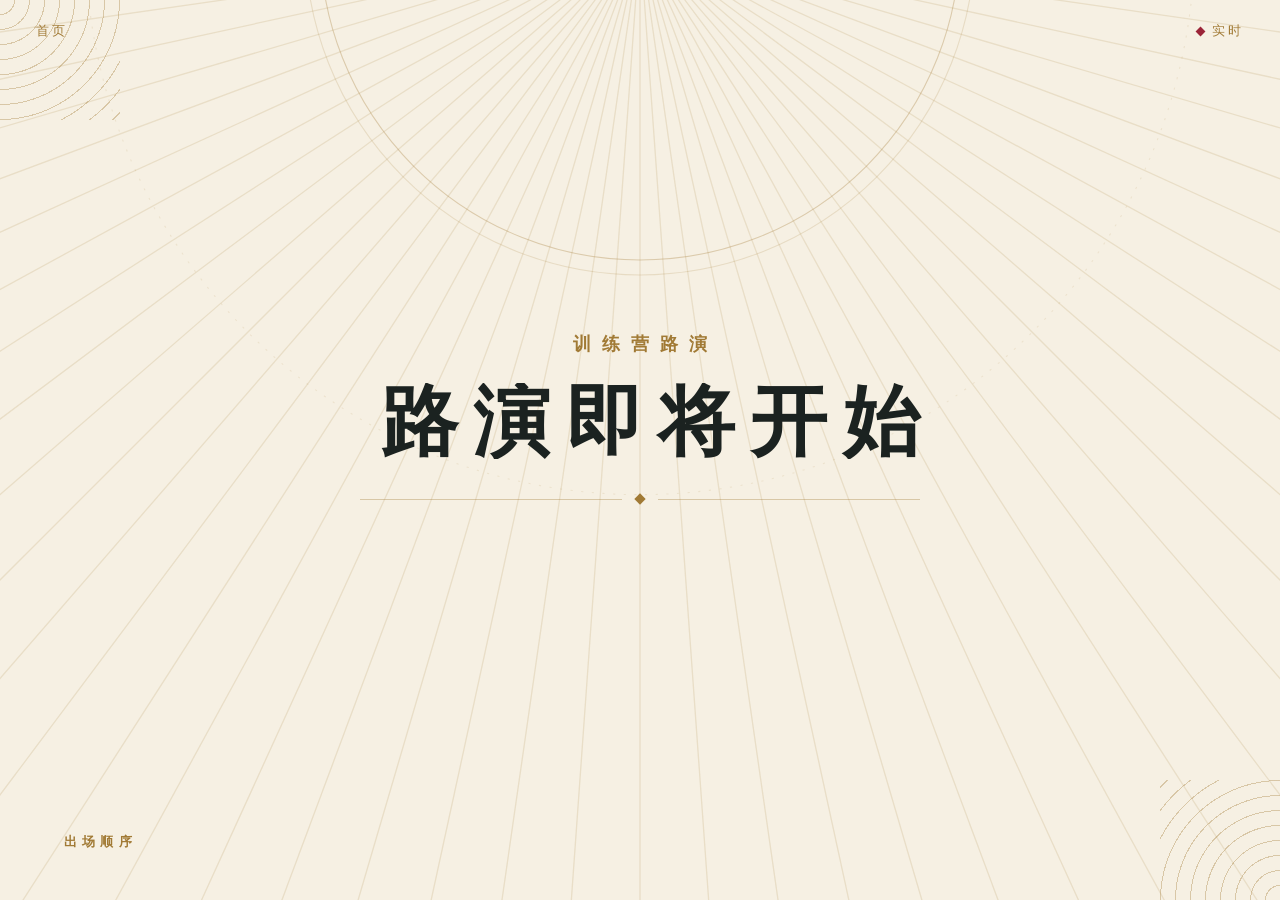
<file: app/rank.html>
<!DOCTYPE html>
<html lang="zh-CN">
<head>
<meta charset="UTF-8">
<meta name="viewport" content="width=device-width, initial-scale=1.0, viewport-fit=cover">
<meta name="theme-color" content="#f6f0e3">
<title>现场大屏</title>
<link rel="stylesheet" href="theme.css?v=12">
<style>
  /* 现场大屏：只显示谁在台上、打分进度、出场顺序。不显示任何分数和名次（名次留到颁奖揭晓） */
  .wrap { max-width: 1640px; margin: 0 auto; padding: 56px 64px 36px; min-height: 100vh; min-height: 100dvh; display: flex; flex-direction: column; }
  .hero { flex: 1; display: flex; flex-direction: column; align-items: center; justify-content: center; text-align: center; padding: 2vh 0; }
  .hero .eyebrow { font-size: 18px; letter-spacing: .6em; text-indent: .6em; }
  .who { display: flex; align-items: baseline; justify-content: center; gap: 36px; margin-top: 3vh; max-width: 100%; }
  .who .no { font-family: var(--num); font-weight: 900; font-size: clamp(90px, 10vw, 190px); line-height: .9; }
  .who .nm { font-size: clamp(110px, 13vw, 240px); font-weight: 900; letter-spacing: .08em; line-height: 1; white-space: nowrap; overflow: hidden; text-overflow: ellipsis; }
  .who.idle .nm { font-size: clamp(56px, 6vw, 104px); letter-spacing: .2em; }
  .who.swap { animation: rise .8s var(--ease); }
  @keyframes rise { from { opacity: 0; transform: translateY(24px); filter: blur(8px); } }
  .hero .divider { width: min(560px, 60%); margin: 4vh auto 0; }
  .got { margin-top: 3vh; display: flex; align-items: baseline; gap: 14px; font-size: 30px; font-weight: 700; letter-spacing: .1em; }
  .got b { font-family: var(--num); font-size: clamp(64px, 6vw, 104px); font-weight: 900; color: var(--emerald); line-height: 1; letter-spacing: 0; }
  .got small { font-family: var(--num); font-size: 48px; font-weight: 800; color: var(--ink-3); letter-spacing: 0; }
  .meter { width: min(820px, 80%); height: 8px; background: var(--gold-faint); border-radius: 4px; overflow: hidden; margin-top: 2.4vh; }
  .meter i { display: block; height: 100%; width: 0; background: var(--gold); transition: width .6s var(--ease); }
  .meter.full i { background: var(--emerald); }
  .next { margin-top: 2.4vh; font-size: 22px; letter-spacing: .2em; color: var(--ink-2); min-height: 1.5em; }
  .next b { color: var(--ink); }

  /* 出场顺序 */
  .order { display: grid; grid-template-columns: repeat(auto-fit, minmax(150px, 1fr)); gap: 10px; margin-top: 1.4vh; }
  .order .it { display: flex; align-items: baseline; gap: 10px; padding: 12px 14px; background: var(--paper); box-shadow: inset 0 0 0 1px var(--gold-soft); transition: background .4s, color .4s, opacity .4s; }
  .order .it .n { font-family: var(--num); font-weight: 800; font-size: 20px; color: var(--gold); }
  .order .it .t { font-size: 18px; font-weight: 700; white-space: nowrap; overflow: hidden; text-overflow: ellipsis; }
  .order .it.done { opacity: .4; }
  .order .it.now { background: var(--emerald); color: var(--ivory); box-shadow: inset 0 0 0 3px var(--emerald), inset 0 0 0 4px var(--gold-hi); opacity: 1; }
  .order .it.now .n { color: var(--gold-hi); }
  .order .it.up { box-shadow: inset 0 0 0 2px var(--gold); }
  .foot { display: flex; justify-content: space-between; align-items: center; }
  .foot a { color: var(--emerald); font-weight: 700; text-decoration: none; letter-spacing: .1em; }
  .err { color: var(--ruby); font-size: 14px; letter-spacing: .1em; }

  @media (max-width: 900px) {
    .wrap { padding: 60px 16px 24px; }
    .who { flex-direction: column; align-items: center; gap: 8px; }
    .who .nm { font-size: 64px; } .who .no { font-size: 56px; }
    .got { font-size: 20px; } .got b { font-size: 56px; } .got small { font-size: 30px; }
    .order { grid-template-columns: 1fr 1fr; }
  }
</style>
</head>
<body class="corners">
<div class="rays" data-spin></div>
<nav class="topbar"><a href="index.html">首页</a><span class="live"><i></i>实时</span></nav>
<main class="wrap">
  <section class="hero">
    <div class="eyebrow" id="kicker">训练营路演</div>
    <div class="who idle" id="who"><span class="no foil" id="no"></span><span class="nm" id="nm">路演即将开始</span></div>
    <div class="divider"><i></i></div>
    <div class="got" id="got" hidden>已打分<b id="gotN">0</b><small>/ <span id="gotT">0</span></small>人</div>
    <div class="meter" id="meter" hidden><i></i></div>
    <div class="next" id="next"></div>
  </section>
  <div class="foot"><span class="eyebrow">出场顺序</span><span><span id="finalLink"></span><span class="err" id="err"></span></span></div>
  <section class="order" id="order"></section>
</main>
<script src="vendor/workbuddy-cloud-sdk.js"></script>
<script src="cloud.js?v=12"></script>
<script src="deco.js?v=12"></script>
<script>
let busy = false, lastId, orderKey = '';
async function refresh() {
  if (busy) return;
  busy = true;
  try {
    const [roster, ss, settings] = await Promise.all([getRoster(), getScores(), getSettings()]);
    document.getElementById('err').textContent = '';
    const ps = byDrawOrder(roster.players), judges = roster.judges;
    const on = ps.find(p => p.id === +settings.on_stage) || null;
    const idx = on ? ps.indexOf(on) : -1;
    const nextP = on ? ps[idx + 1] : ps[0];

    // 台上：换人时名字浮现一下
    const who = document.getElementById('who'), id = on ? on.id : null;
    if (id !== lastId) {
      lastId = id;
      who.classList.toggle('idle', !on);
      document.getElementById('kicker').textContent = on ? '现在台上' : '训练营路演';
      document.getElementById('no').textContent = on && on.draw_order ? pad2(on.draw_order) : '';
      document.getElementById('nm').textContent = on ? on.name : '路演即将开始';
      who.classList.remove('swap'); void who.offsetWidth; who.classList.add('swap');
    }

    // 打分进度：只显示人数，不显示分数
    document.getElementById('got').hidden = !on;
    document.getElementById('meter').hidden = !on;
    if (on) {
      const tokens = new Set(judges.map(p => p.token));
      const n = new Set(ss.filter(s => s.target_id === on.id && tokens.has(s.judge_token)).map(s => s.judge_token)).size;
      document.getElementById('gotN').textContent = n;
      document.getElementById('gotT').textContent = judges.length;
      const meter = document.getElementById('meter');
      meter.classList.toggle('full', n >= judges.length);
      meter.firstElementChild.style.width = (judges.length ? n / judges.length * 100 : 0) + '%';
    }
    document.getElementById('next').innerHTML = nextP
      ? `${on ? '下一位' : '第一位'}：<b>${nextP.draw_order ? pad2(nextP.draw_order) + ' ' : ''}${esc(nextP.name)}</b>`
      : (on ? '这是最后一位' : '');

    // 出场顺序：讲完的变淡，台上的高亮，下一位描金边
    const html = ps.map((p, i) => `<div class="it ${on && i < idx ? 'done' : ''} ${on && i === idx ? 'now' : ''} ${p === nextP ? 'up' : ''}"><span class="n">${p.draw_order ? pad2(p.draw_order) : ''}</span><span class="t">${esc(p.name)}</span></div>`).join('');
    if (html !== orderKey) { orderKey = html; document.getElementById('order').innerHTML = html; }

    document.getElementById('finalLink').innerHTML = settings.finalized === 'true' ? '<a href="final.html">名次已公布，去颁奖 →</a>' : '';
  } catch (e) {
    document.getElementById('err').textContent = '网络断了，正在重连';
  }
  busy = false;
}
refresh();
setInterval(refresh, 3000);
document.addEventListener('visibilitychange', () => { if (!document.hidden) refresh(); });
</script>
</body>
</html>
</file>
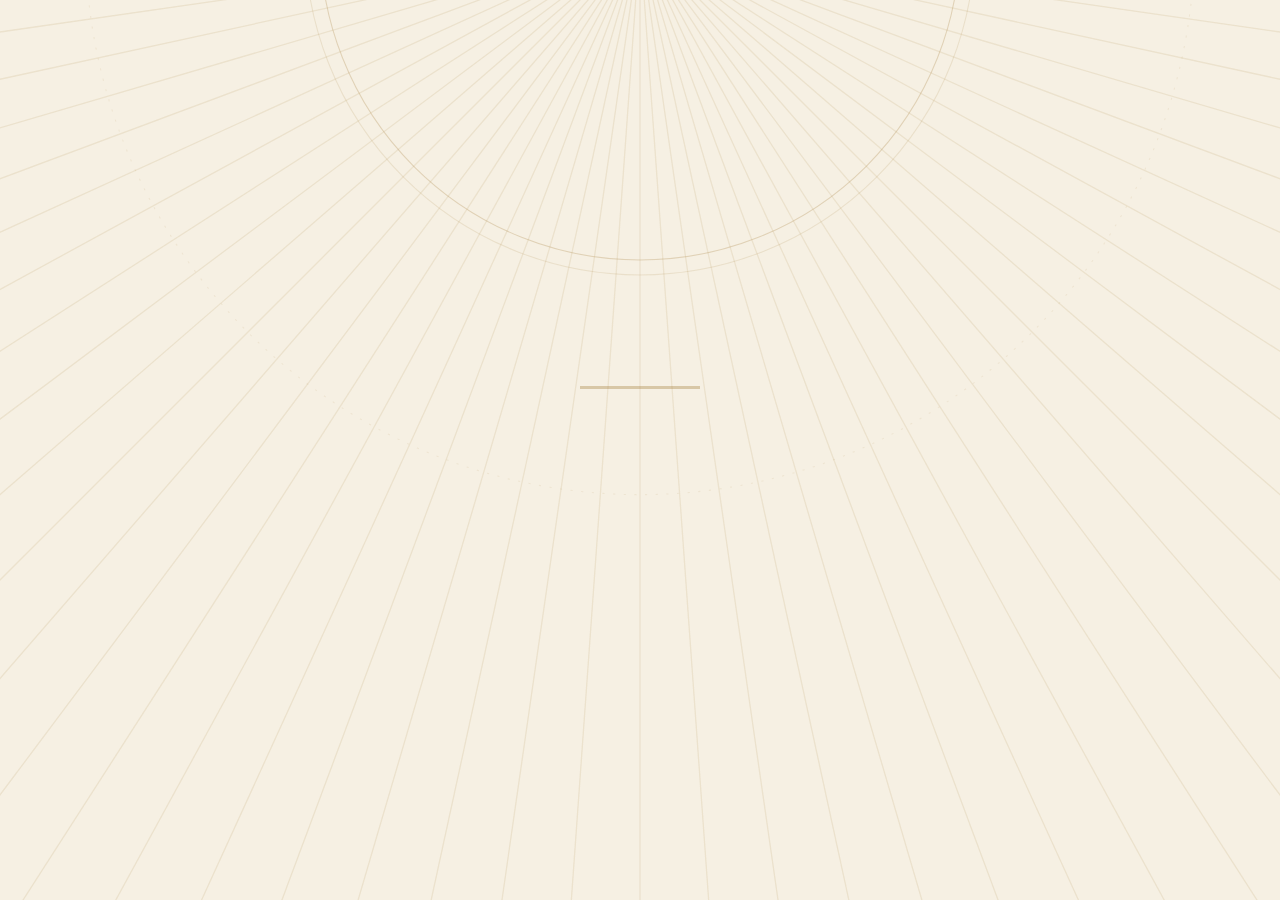
<file: app/score.html>
<!DOCTYPE html>
<html lang="zh-CN">
<head>
<meta charset="UTF-8">
<meta name="viewport" content="width=device-width, initial-scale=1.0, viewport-fit=cover">
<meta name="theme-color" content="#f6f0e3">
<title>打分</title>
<link rel="stylesheet" href="theme.css?v=12">
<style>
  .rays { opacity: .8; }
  .wrap { max-width: 560px; margin: 0 auto; padding: 0 16px calc(40px + env(safe-area-inset-bottom)); }

  /* 抬头：身份 + 规则 */
  header { padding: calc(20px + env(safe-area-inset-top)) 0 16px; text-align: center; }
  .who { font-size: 14px; color: var(--ink-2); letter-spacing: .12em; }
  .who b { color: var(--ink); font-weight: 800; letter-spacing: .06em; }
  .rule { display: inline-flex; align-items: center; gap: 14px; margin-top: 12px; padding: 10px 20px 9px; font-size: 15px; font-weight: 600; color: var(--ink); }
  .rule b { font-family: var(--num); font-size: 28px; font-weight: 800; line-height: 1; margin-right: 3px; vertical-align: -3px; }
  .rule .pass-b { color: var(--emerald); }
  .rule .sep { width: 5px; height: 5px; transform: rotate(45deg); background: var(--gold); flex: none; }

  /* 现在台上 */
  .stage {
    position: relative; overflow: hidden; background: var(--sapphire); color: var(--ivory);
    border-radius: 4px; padding: 16px 14px 14px;
    box-shadow: 0 18px 36px -22px rgba(33, 63, 140, .7);
  }
  .stage::after { content: ''; position: absolute; inset: 6px; border: 1.5px solid rgba(233, 196, 120, .75); border-radius: 2px; pointer-events: none; }
  .stage::before {             /* 换人时扫过的一道金光 */
    content: ''; position: absolute; top: 0; bottom: 0; left: -60%; width: 50%; pointer-events: none;
    background: linear-gradient(100deg, transparent, rgba(241, 213, 138, .45), transparent); transform: skewX(-18deg); opacity: 0;
  }
  .stage.glint { animation: glow 1.1s var(--ease); }
  .stage.glint::before { animation: sweep 1s var(--ease); }
  @keyframes glow { 30% { box-shadow: 0 0 0 4px rgba(241, 213, 138, .85), 0 0 34px rgba(241, 213, 138, .7); } }
  @keyframes sweep { 0% { left: -60%; opacity: 1; } 100% { left: 120%; opacity: 1; } }
  .st-label { position: relative; z-index: 1; display: flex; align-items: center; justify-content: center; gap: 10px;
    font-size: 12px; font-weight: 700; letter-spacing: .4em; text-indent: .4em; color: var(--gold-hi); }
  .st-label i { width: 6px; height: 6px; transform: rotate(45deg); background: var(--gold-hi); flex: none; }
  .st-label i:first-child { animation: pulse 1.4s infinite; }
  .st-body { position: relative; z-index: 1; padding: 12px 4px 2px; transition: opacity .2s, transform .25s var(--ease); }
  .st-body.out { opacity: 0; transform: translateY(6px); }
  .st-head { display: flex; align-items: center; gap: 12px; margin-bottom: 14px; }
  .st-seq { font-family: var(--num); font-size: 30px; font-weight: 800; line-height: 1; flex: none; }
  .st-name { flex: 1; min-width: 0; font-size: 24px; font-weight: 800; letter-spacing: .06em; line-height: 1.2;
    display: flex; align-items: center; gap: 8px; flex-wrap: wrap; word-break: break-all; }
  .st-name .tag { color: var(--gold-hi); box-shadow: inset 0 0 0 1px var(--gold-hi); }
  .st-score { font-family: var(--num); font-size: 40px; font-weight: 800; line-height: .9; min-width: 2ch; text-align: right; }
  .st-score.empty { background: none; color: rgba(241, 213, 138, .4); font-size: 30px; }
  .st-score.low { background: none; color: #f3a6b2; }
  .st-state { min-height: 14px; margin-top: 4px; text-align: right; font-size: 12px; color: rgba(246, 240, 227, .7); letter-spacing: .1em; }
  .st-state.bad { color: #ffd1d8; font-weight: 600; }
  .st-empty { padding: 14px 6px 18px; text-align: center; font-size: 16px; line-height: 1.7; color: rgba(246, 240, 227, .88); letter-spacing: .06em; }

  /* 10 个分数键（名单行） */
  .keys { display: grid; grid-template-columns: repeat(10, 1fr); gap: 4px; position: relative; }
  .keys button {
    height: 46px; border: 0; border-radius: 2px; cursor: pointer; padding: 0; min-width: 0;
    background: var(--paper); color: var(--ink); box-shadow: inset 0 0 0 1px var(--gold-soft);
    font-family: var(--num); font-size: 19px; font-weight: 800;
    transition: background .15s, color .15s, transform .12s var(--ease), box-shadow .15s;
  }
  .keys button:nth-child(-n+5) { color: var(--ink-3); }
  .keys button:nth-child(5) { margin-right: 4px; }
  .keys button:nth-child(6) { margin-left: 4px; }
  .keys button:active { transform: scale(.9); }
  .keys button.on { background: var(--emerald); color: var(--ivory); box-shadow: inset 0 0 0 2px var(--emerald), inset 0 0 0 3px var(--gold-hi); }
  .keys button.on.low { background: var(--ruby); box-shadow: inset 0 0 0 2px var(--ruby), inset 0 0 0 3px var(--gold-hi); }
  .keys .pass { position: absolute; top: -6px; bottom: -6px; left: 50%; width: 1.5px; margin-left: -.75px; background: var(--gold); pointer-events: none; }
  .keys .pass::before { content: ''; position: absolute; left: 50%; top: -3px; width: 5px; height: 5px; margin-left: -2.5px; transform: rotate(45deg); background: var(--gold); }

  /* 卡片里的分数键：宝蓝底上 */
  .st-keys button { height: 52px; font-size: 21px; background: rgba(246, 240, 227, .1); color: var(--ivory); box-shadow: inset 0 0 0 1px rgba(233, 196, 120, .45); }
  .st-keys button:nth-child(-n+5) { color: rgba(246, 240, 227, .62); }
  .st-keys button.on { background: var(--foil-light); color: var(--ink); box-shadow: inset 0 0 0 2px #c7952f, inset 0 0 0 3px var(--paper); }
  .st-keys button.on.low { background: var(--ruby); color: var(--ivory); box-shadow: inset 0 0 0 2px var(--ruby), inset 0 0 0 3px var(--gold-hi); }
  .st-keys .pass, .st-keys .pass::before { background: var(--gold-hi); }

  /* 全部名单 */
  .list-head { display: flex; align-items: baseline; justify-content: space-between; gap: 12px; margin-top: 26px; padding-bottom: 8px; border-bottom: 1px solid var(--gold); }
  .lh-title { font-size: 13px; font-weight: 700; letter-spacing: .4em; color: var(--gold); }
  .count { font-size: 14px; color: var(--ink-2); letter-spacing: .08em; white-space: nowrap; }
  .count .num { font-size: 22px; font-weight: 800; letter-spacing: 0; margin: 0 2px; vertical-align: -2px; }
  .count.all { color: var(--emerald); font-weight: 700; }

  .person { position: relative; padding: 18px 0; border-bottom: 1px solid var(--gold-soft); transition: background .5s; }
  .person.stage-row .p-name { color: var(--sapphire); }
  .p-head { display: flex; align-items: center; gap: 12px; margin-bottom: 13px; }
  .seq { font-family: var(--num); font-size: 20px; font-weight: 800; width: 2ch; flex: none; line-height: 1; }
  .p-name { font-size: 18px; font-weight: 700; flex: 1; min-width: 0; display: flex; align-items: center; gap: 8px; flex-wrap: wrap; letter-spacing: .02em; word-break: break-all; }
  .tag { font-size: 11px; font-weight: 600; letter-spacing: .14em; text-indent: .14em; padding: 3px 7px; border-radius: 2px; box-shadow: inset 0 0 0 1px var(--gold); color: var(--gold); line-height: 1.3; }
  .tag.live { background: var(--sapphire); color: var(--ivory); box-shadow: none; }
  .tag[hidden] { display: none; }
  .p-score { font-size: 34px; font-weight: 800; line-height: .9; min-width: 2ch; text-align: right; }
  .p-score.empty { background: none; color: var(--gold-soft); font-size: 26px; }
  .p-score.low { background: none; color: var(--ruby); }
  .p-state { position: absolute; right: 0; bottom: 2px; font-size: 11px; color: var(--ink-3); letter-spacing: .1em; }
  .p-state.bad { color: var(--ruby); font-weight: 600; }

  .end { padding: 28px 0 6px; }

  /* 身份确认 */
  .who-box p { position: relative; z-index: 1; font-size: 18px; line-height: 1.7; font-weight: 600; text-align: center; margin: 4px 0 20px; }
  .who-box p b { font-weight: 800; }
  .who-btns { position: relative; z-index: 1; display: flex; flex-direction: column; gap: 10px; }
  .who-btns .btn { width: 100%; padding: 0 12px; letter-spacing: .08em; text-indent: .08em; white-space: normal; line-height: 1.3; }

  /* 出错 / 认不出 */
  .msg { min-height: 86vh; display: flex; flex-direction: column; justify-content: center; align-items: center; text-align: center; padding: 0 12px; }
  .msg h1 { font-size: 24px; font-weight: 800; letter-spacing: .16em; text-indent: .16em; margin: 14px 0 18px; }
  .msg .divider { width: 180px; margin-bottom: 18px; }
  .msg p { color: var(--ink-2); line-height: 1.9; font-size: 15px; }
  .skeleton { height: 3px; width: 120px; background: var(--gold-soft); animation: pulse 1.2s infinite; }

  @media (min-width: 700px) {
    .keys button { height: 52px; }
    .keys button:hover { background: var(--gold-faint); }
    .keys button.on:hover { background: var(--emerald); }
    .keys button.on.low:hover { background: var(--ruby); }
    .st-keys button { height: 56px; }
    .st-keys button:hover { background: rgba(246, 240, 227, .2); }
    .st-keys button.on:hover { background: var(--foil-light); }
    .st-keys button.on.low:hover { background: var(--ruby); }
  }
  #closedBar { margin: 0 0 14px; padding: 12px 14px; text-align: center; font-weight: 800; letter-spacing: .1em; background: var(--ruby); color: var(--ivory); }
  body.closed .keys button, body.closed .card button { pointer-events: none; opacity: .4; }
</style>
</head>
<body>
<div class="rays"></div>
<main class="wrap" id="app"><div class="msg"><div class="skeleton"></div></div></main>
<script src="vendor/workbuddy-cloud-sdk.js"></script>
<script src="cloud.js?v=12"></script>
<script src="deco.js?v=12"></script>
<script>
const app = document.getElementById('app');
const token = new URLSearchParams(location.search).get('token') || '';

/* 记住这台设备上次用的是谁的码（彩排单独记，不混） */
const MEM_KEY = DEMO ? 'camp_judge_demo' : 'camp_judge';
function readMem() { try { return JSON.parse(localStorage.getItem(MEM_KEY) || 'null'); } catch (e) { return null; } }
function writeMem(v) { try { localStorage.setItem(MEM_KEY, JSON.stringify(v)); } catch (e) {} }
function linkFor(tk) { const u = new URL(location.href); u.searchParams.set('token', tk); return u.href; }

/* 这次的码和上次不是同一个人：先问一句 */
function confirmIdentity(me, all) {
  const last = readMem();
  const prev = last && last.token && last.token !== me.token ? all.find(p => p.token === last.token) : null;
  if (!prev) { writeMem({ token: me.token, name: me.name }); return Promise.resolve(); }
  return new Promise(resolve => {
    const wrap = document.createElement('div');
    wrap.className = 'pass-sheet';
    wrap.innerHTML = `<div class="pass-box who-box">
        <p>这是 <b>${esc(me.name)}</b> 的打分页。<br>你是${esc(me.name)}吗？</p>
        <div class="who-btns">
          <button type="button" class="btn" data-yes>我是${esc(me.name)}</button>
          <button type="button" class="btn btn-line" data-no>不是，回到 ${esc(prev.name)} 的页面</button>
        </div>
      </div>`;
    document.body.appendChild(wrap);
    wrap.querySelector('[data-yes]').onclick = () => { writeMem({ token: me.token, name: me.name }); wrap.remove(); resolve(); };
    wrap.querySelector('[data-no]').onclick = () => location.replace(linkFor(prev.token));
  });
}

const KEYS = [1, 2, 3, 4, 5, 6, 7, 8, 9, 10].map(n => `<button data-n="${n}" aria-label="${n} 分">${n}</button>`).join('') + '<span class="pass"></span>';

(async () => {
  const [all, st0] = await Promise.all([getAllParticipants(), getSettings()]);
  const absentRaw = st0.absent || '', staffRaw = st0.staff || '';
  const absent = parseAbsent(absentRaw), staff = parseAbsent(staffRaw);
  const participants = all.filter(p => !absent.has(p.id) && !staff.has(p.id));   // 要打分的对象：上台选手（工作人员不被打分）
  const me = all.find(p => p.token === token);
  if (!me) {
    app.innerHTML = `<div class="msg"><span class="eyebrow">评委选票</span><h1>二维码认不出来</h1><div class="divider"><i></i></div>
      <p>请扫管理员发给你的那张专属二维码。<br>每人一张，别用别人的。</p></div>`;
    return;
  }
  await confirmIdentity(me, all);
  if (absent.has(me.id)) {
    app.innerHTML = `<div class="msg"><span class="eyebrow">评委选票</span><h1>${esc(me.name)}，你被标记为缺席</h1><div class="divider"><i></i></div>
      <p>今天不用打分。如果你在场，请找管理员取消缺席，再刷新这页。</p></div>`;
    return;
  }
  document.title = `${me.name} · 打分`;

  const mine = {};
  (await getScores()).filter(s => s.judge_token === token).forEach(s => { mine[s.target_id] = s.score; });
  const ordered = byDrawOrder(participants);
  const byId = {};
  participants.forEach(p => { byId[p.id] = p; });
  const total = participants.length;

  app.innerHTML = `
    <header>
      <p class="who"><b>${esc(me.name)}</b> 的打分页</p>
      <div class="rule frame"><span><b class="pass-b">6</b>分及格</span><i class="sep"></i><span><b class="foil">10</b>分最好</span></div>
    </header>
    <section class="stage" id="stage">
      <div class="st-label"><i></i>现在台上<i></i></div>
      <div class="st-body" id="stBody"><p class="st-empty">&nbsp;</p></div>
    </section>
    <div class="list-head"><span class="lh-title">全部名单</span><span class="count" id="count"></span></div>
    <div id="list">${ordered.map(p => `
      <section class="person" id="p${p.id}" data-id="${p.id}">
        <div class="p-head">
          <span class="seq foil">${p.draw_order ? pad2(p.draw_order) : ''}</span>
          <span class="p-name">${esc(p.name)}${p.id === me.id ? '<span class="tag">自己</span>' : ''}<span class="tag live" hidden>台上</span></span>
          <span class="p-score num foil" id="s${p.id}"></span>
        </div>
        <div class="keys">${KEYS}</div>
        <div class="p-state" id="st${p.id}"></div>
      </section>`).join('')}
    </div>
    <div class="end"><div class="divider"><i></i></div></div>`;

  const card = document.getElementById('stage');
  const stBody = document.getElementById('stBody');
  let stageId = null;

  ordered.forEach(p => paintRow(p.id));
  paintCount();

  app.addEventListener('click', e => {
    const btn = e.target.closest('.keys button');
    if (!btn) return;
    const holder = btn.closest('[data-id]');
    if (holder) rate(+holder.dataset.id, +btn.dataset.n);
  });

  function paintKeys(box, v) {
    box.querySelectorAll('button').forEach(b => {
      const n = +b.dataset.n;
      b.classList.toggle('on', n === v);
      b.classList.toggle('low', n === v && v < 6);
    });
  }
  function paintScore(el, v) {
    el.textContent = v ? v : '—';
    el.classList.toggle('empty', !v);
    el.classList.toggle('low', !!v && v < 6);
  }
  function paintRow(id) {
    const v = mine[id];
    const row = document.getElementById('p' + id);
    if (!row) return;
    paintKeys(row.querySelector('.keys'), v);
    paintScore(document.getElementById('s' + id), v);
    if (id === stageId) {
      paintKeys(stBody.querySelector('.keys'), v);
      paintScore(document.getElementById('stScore'), v);
    }
  }
  function setState(id, cls, text) {
    const st = document.getElementById('st' + id);
    if (st) { st.className = 'p-state' + (cls ? ' ' + cls : ''); st.textContent = text; }
    if (id === stageId) {
      const s2 = document.getElementById('stState');
      if (s2) { s2.className = 'st-state' + (cls ? ' ' + cls : ''); s2.textContent = text; }
    }
  }

  function paintCount() {
    const done = ordered.filter(p => mine[p.id]).length;
    const c = document.getElementById('count');
    const allDone = done >= total;
    c.className = 'count' + (allDone ? ' all' : '');
    c.innerHTML = allDone ? '全部打完，可以随时改' : `已打<span class="num foil">${done}</span>/ ${total}`;
  }

  /* 卡片内容：台上有人就显示这人 + 分数键；没人就一句话 */
  function renderStage() {
    const p = byId[stageId];
    if (!p) {
      stBody.removeAttribute('data-id');
      stBody.innerHTML = '<p class="st-empty">还没开始<br>主持人叫到谁，这里就出现谁</p>';
      return;
    }
    stBody.dataset.id = p.id;
    const st = document.getElementById('st' + p.id);
    stBody.innerHTML = `
      <div class="st-head">
        <span class="st-seq foil-light">${p.draw_order ? pad2(p.draw_order) : ''}</span>
        <span class="st-name">${esc(p.name)}${p.id === me.id ? '<span class="tag">自己</span>' : ''}</span>
        <span class="st-score foil-light" id="stScore"></span>
      </div>
      <div class="keys st-keys">${KEYS}</div>
      <div class="st-state${st && st.classList.contains('bad') ? ' bad' : ''}" id="stState">${st ? esc(st.textContent) : ''}</div>`;
    paintRow(p.id);
  }
  function switchStage(id) {
    const first = stageId === null && !card.dataset.ready;
    card.dataset.ready = '1';
    stageId = id;
    document.querySelectorAll('.tag.live').forEach(t => { t.hidden = true; });
    document.querySelectorAll('.person.stage-row').forEach(r => r.classList.remove('stage-row'));
    if (byId[id]) {
      document.querySelector(`#p${id} .tag.live`).hidden = false;
      document.getElementById('p' + id).classList.add('stage-row');
    }
    if (first) { renderStage(); return; }
    stBody.classList.add('out');
    setTimeout(() => {
      renderStage();
      stBody.classList.remove('out');
      card.classList.remove('glint'); void card.offsetWidth; card.classList.add('glint');
      if (navigator.vibrate) navigator.vibrate(12);
    }, 200);
  }

  /* 同一个人连点几下：按顺序一次只存一个，最后存的一定是最后点的那个分 */
  const timers = {}, saved = {}, saving = {}, touched = {};
  Object.assign(saved, mine);
  function rate(id, n) {
    touched[id] = Date.now();
    if (mine[id] === n) return;
    mine[id] = n;
    paintRow(id); paintCount();
    if (!saving[id]) flush(id);
  }
  async function flush(id) {
    saving[id] = true;
    clearTimeout(timers[id]);
    setState(id, '', '保存中');
    while (mine[id] !== saved[id]) {
      const n = mine[id];
      try {
        await saveScore(token, id, n);
        saved[id] = n;
      } catch (err) {
        if (saved[id]) mine[id] = saved[id]; else delete mine[id];
        paintRow(id); paintCount();
        if (err && err.closed) { setState(id, 'bad', '名次已公布，不能再改'); toast('名次已公布，打分已关闭', false); setClosed(true); }
        else { setState(id, 'bad', '没存上，再点一次'); toast('网络不好，这一分没存上', false); }
        saving[id] = false; touched[id] = Date.now();
        return;
      }
    }
    saving[id] = false; touched[id] = Date.now();
    setState(id, '', '已保存');
    timers[id] = setTimeout(() => { if (!saving[id]) setState(id, '', ''); }, 1400);
    if (navigator.vibrate) navigator.vibrate(8);
  }

  /* 名次公布后：页面顶部提示、分数键变灰不可点 */
  function setClosed(on) {
    document.body.classList.toggle('closed', on);
    let bar = document.getElementById('closedBar');
    if (on && !bar) {
      bar = document.createElement('div');
      bar.id = 'closedBar';
      bar.textContent = '名次已公布，打分已关闭';
      document.querySelector('header').after(bar);
    }
    if (bar) bar.hidden = !on;
  }

  /* 谁在台上：后台切换后这里几秒内跟着变 */
  let stageBusy = false;
  async function pollStage() {
    if (stageBusy) return;
    stageBusy = true;
    try {
      const st = await getSettings();
      if (String(st.absent || '') !== absentRaw || String(st.staff || '') !== staffRaw) return location.reload();   // 名单变了，重新加载
      setClosed(!DEMO && st.finalized === 'true');
      const id = st.on_stage ? +st.on_stage : null;
      const cur = byId[id] ? id : null;
      if (cur !== stageId || !card.dataset.ready) switchStage(cur);
    } catch (e) {} finally { stageBusy = false; }
  }

  /* 同一人在别的手机上改过分：每 4 秒对一次；正在存或刚点过的那一项不动 */
  let mineBusy = false;
  async function pollMine() {
    if (DEMO || mineBusy) return;
    mineBusy = true;
    const t0 = Date.now();
    try {
      const rows = unwrap(await cloud.database.from('scores').select('target_id, score').eq('judge_token', token));
      const server = {};
      (rows || []).forEach(r => { server[r.target_id] = r.score; });
      let changed = false;
      ordered.forEach(({ id }) => {
        if (saving[id] || (touched[id] || 0) >= t0 - 300) return;
        const v = server[id];
        if (v == null) {
          if (mine[id] != null) { delete mine[id]; delete saved[id]; paintRow(id); changed = true; }
        } else if (mine[id] !== v) {
          mine[id] = v; saved[id] = v; paintRow(id); changed = true;
          const st = document.getElementById('st' + id);
          if (st && st.classList.contains('bad')) setState(id, '', '');
        }
      });
      if (changed) paintCount();
    } catch (e) {} finally { mineBusy = false; }
  }

  pollStage();
  setInterval(pollStage, 3500);
  setInterval(pollMine, 4000);
  document.addEventListener('visibilitychange', () => { if (!document.hidden) { pollStage(); pollMine(); } });
})().catch(() => {
  app.innerHTML = '<div class="msg"><span class="eyebrow">评委选票</span><h1>没加载出来</h1><div class="divider"><i></i></div><p>网络可能不稳，下拉刷新或重新扫码。</p></div>';
});
</script>
</body>
</html>
</file>
<file: theme.css>
/* ============================================================
   训练营打分系统 · 设计系统「巴黎装饰艺术」
   参考：巴黎 2024 奥运视觉（1924 年 Art Deco）、颁奖典礼舞台。
   象牙底 + 墨绿 / 宝蓝 / 酒红三色宝石 + 金线 + 金色数字。
   装饰只用三样：放射金线、拱门、双金线框。不用 emoji，不用彩色渐变按钮。
   ============================================================ */
@font-face { font-family: 'Board'; src: url('fonts/bsd-700.woff2') format('woff2'); font-weight: 700; font-display: swap; }
@font-face { font-family: 'Board'; src: url('fonts/bsd-800.woff2') format('woff2'); font-weight: 800; font-display: swap; }
@font-face { font-family: 'Board'; src: url('fonts/bsd-900.woff2') format('woff2'); font-weight: 900; font-display: swap; }

:root {
  --ivory: #f6f0e3;
  --ivory-2: #efe6d3;
  --paper: #fbf8f1;
  --ink: #1b2220;
  --ink-2: #4a514c;
  --ink-3: #8b8676;
  --gold: #a17a35;            /* 金线、小字 */
  --gold-soft: rgba(161, 122, 53, .35);
  --gold-faint: rgba(161, 122, 53, .16);
  --gold-hi: #f1d58a;         /* 宝石底上的金字 */
  --emerald: #0f5c4d;
  --sapphire: #213f8c;
  --ruby: #9b2438;
  --ok: #0f5c4d;
  --bad: #9b2438;
  --foil-light: linear-gradient(180deg, #f6dc98 0%, #c7952f 100%);   /* 用在宝石底上 */
  --foil-dark: linear-gradient(180deg, #c99a3e 0%, #8a6424 100%);    /* 用在象牙底上 */

  --sans: -apple-system, BlinkMacSystemFont, 'PingFang SC', 'Hiragino Sans GB', 'Microsoft YaHei', 'Noto Sans SC', sans-serif;
  --num: 'Board', 'DIN Alternate', 'Arial Narrow', var(--sans);
  --ease: cubic-bezier(.2, .8, .2, 1);
  --spring: cubic-bezier(.34, 1.4, .5, 1);
}

* { margin: 0; padding: 0; box-sizing: border-box; -webkit-tap-highlight-color: transparent; }
html { -webkit-text-size-adjust: 100%; }
body {
  font-family: var(--sans); background: var(--ivory); color: var(--ink);
  min-height: 100vh; min-height: 100dvh; -webkit-font-smoothing: antialiased; overflow-x: hidden;
}
::selection { background: var(--emerald); color: var(--ivory); }
button { font: inherit; color: inherit; }
a { color: inherit; }
main, .main { position: relative; z-index: 1; }

/* —— 文字 —— */
.num { font-family: var(--num); font-variant-numeric: tabular-nums; }
.eyebrow { font-size: 13px; letter-spacing: .4em; color: var(--gold); font-weight: 600; }
.title-deco { font-weight: 800; letter-spacing: .36em; text-indent: .36em; line-height: 1.05; }
.foil { background: var(--foil-dark); -webkit-background-clip: text; background-clip: text; color: transparent; }
.foil-light { background: var(--foil-light); -webkit-background-clip: text; background-clip: text; color: transparent; }

/* —— 装饰 —— */
/* 放射金线：<div class="rays"></div>，由 deco.js 填充 SVG */
.rays { position: fixed; left: 50%; top: -60px; transform: translateX(-50%); z-index: 0; pointer-events: none; width: max(1600px, 130vw); height: max(1200px, 100vw); }
.rays svg { width: 100%; height: 100%; display: block; }
/* 菱形分隔：<div class="divider"><i></i></div> */
.divider { display: flex; align-items: center; gap: 14px; color: var(--gold); }
.divider::before, .divider::after { content: ''; flex: 1; height: 1px; background: var(--gold-soft); }
.divider i { width: 8px; height: 8px; transform: rotate(45deg); background: var(--gold); flex: none; }
/* 双金线框面板 */
.frame { position: relative; background: var(--paper); border: 1px solid var(--gold-soft); }
.frame::after { content: ''; position: absolute; inset: 5px; border: 1px solid var(--gold-faint); pointer-events: none; }
/* 拱门：.arch + .emerald/.sapphire/.ruby */
.arch { position: relative; color: var(--ivory); text-align: center; border-radius: 999px 999px 6px 6px; }
.arch::after { content: ''; position: absolute; inset: 10px; border-radius: 999px 999px 2px 2px; border: 1.5px solid rgba(233, 196, 120, .8); pointer-events: none; }
.emerald { background: var(--emerald); }
.sapphire { background: var(--sapphire); }
.ruby { background: var(--ruby); }
/* 页面四角的扇形角花 */
.corners::before, .corners::after { content: ''; position: fixed; z-index: 0; width: 120px; height: 120px; pointer-events: none;
  background: repeating-radial-gradient(circle at 0 0, transparent 0 14px, var(--gold-soft) 14px 15px); }
.corners::before { left: 0; top: 0; }
.corners::after { right: 0; bottom: 0; transform: rotate(180deg); }

/* —— 按钮 —— */
.btn {
  display: inline-flex; align-items: center; justify-content: center; gap: .5em;
  border: 0; cursor: pointer; text-decoration: none; white-space: nowrap;
  background: var(--emerald); color: var(--ivory); font-weight: 700; font-size: 15px; letter-spacing: .2em; text-indent: .2em;
  height: 50px; padding: 0 30px; border-radius: 3px;
  box-shadow: inset 0 0 0 3px var(--emerald), inset 0 0 0 4px var(--gold-hi);
  transition: transform .15s var(--ease), filter .2s, opacity .2s;
}
.btn:hover { filter: brightness(1.1); }
.btn:active { transform: scale(.97); }
.btn[disabled] { opacity: .35; pointer-events: none; }
.btn-ruby { background: var(--ruby); box-shadow: inset 0 0 0 3px var(--ruby), inset 0 0 0 4px var(--gold-hi); }
.btn-line { background: transparent; color: var(--ink); box-shadow: inset 0 0 0 1px var(--gold); }
.btn-line:hover { background: var(--gold-faint); filter: none; }
.btn-danger { background: transparent; color: var(--ruby); box-shadow: inset 0 0 0 1px var(--ruby); }
.btn-sm { height: 40px; padding: 0 20px; font-size: 14px; letter-spacing: .12em; text-indent: .12em; }
.link-btn { background: none; border: 0; cursor: pointer; color: var(--ink-3); font-size: 14px; padding: 8px 4px; }
.link-btn:hover { color: var(--ink); }

/* —— 大屏顶栏 —— */
.topbar {
  position: fixed; top: 0; left: 0; right: 0; z-index: 30; display: flex; align-items: center; justify-content: space-between;
  padding: 22px 36px; font-size: 13px; letter-spacing: .24em; color: var(--gold); pointer-events: none;
}
.topbar > * { pointer-events: auto; }
.topbar a { text-decoration: none; transition: color .2s; }
.topbar a:hover { color: var(--ink); }
.live { display: inline-flex; align-items: center; gap: 8px; }
.live i { width: 7px; height: 7px; transform: rotate(45deg); background: var(--ruby); animation: pulse 1.8s infinite; }
@keyframes pulse { 50% { opacity: .3; } }

/* —— 口令弹层 —— */
.pass-sheet { position: fixed; inset: 0; z-index: 100; display: flex; align-items: center; justify-content: center;
  background: rgba(246, 240, 227, .7); -webkit-backdrop-filter: blur(8px); backdrop-filter: blur(8px); animation: fade .25s; }
@keyframes fade { from { opacity: 0; } }
.pass-box { position: relative; width: min(340px, calc(100vw - 32px)); padding: 28px 26px 18px; background: var(--paper);
  border: 1px solid var(--gold-soft); box-shadow: 0 30px 60px -30px rgba(27, 34, 32, .35); animation: pop .35s var(--spring); }
.pass-box::after { content: ''; position: absolute; inset: 5px; border: 1px solid var(--gold-faint); pointer-events: none; }
@keyframes pop { from { transform: scale(.94); opacity: 0; } }
.pass-box label { display: block; font-size: 13px; color: var(--gold); margin-bottom: 14px; letter-spacing: .4em; }
.pass-box input { position: relative; z-index: 1; width: 100%; height: 50px; border: 0; border-bottom: 1.5px solid var(--ink); background: transparent;
  font-size: 22px; letter-spacing: .25em; outline: none; color: var(--ink); border-radius: 0; }
.pass-actions { position: relative; z-index: 1; display: flex; justify-content: flex-end; align-items: center; gap: 12px; margin-top: 20px; }
.shake { animation: shake .35s; }
@keyframes shake { 20%, 60% { transform: translateX(-8px); } 40%, 80% { transform: translateX(8px); } }

/* —— 提示条 —— */
.toast { position: fixed; left: 50%; bottom: max(28px, env(safe-area-inset-bottom)); z-index: 200;
  transform: translate(-50%, 12px); opacity: 0; pointer-events: none;
  background: var(--ink); color: var(--ivory); font-size: 14px; letter-spacing: .06em;
  padding: 12px 22px; border-radius: 3px; max-width: calc(100vw - 32px); text-align: center;
  transition: opacity .25s, transform .3s var(--spring); }
.toast.show { opacity: 1; transform: translate(-50%, 0); }
.toast.bad { background: var(--ruby); }

@media (prefers-reduced-motion: reduce) {
  *, *::before, *::after { animation-duration: .001s !important; transition-duration: .001s !important; }
}

[hidden] { display: none !important; }
</file>
<file: app/theme.css>
/* ============================================================
   训练营打分系统 · 设计系统「巴黎装饰艺术」
   参考：巴黎 2024 奥运视觉（1924 年 Art Deco）、颁奖典礼舞台。
   象牙底 + 墨绿 / 宝蓝 / 酒红三色宝石 + 金线 + 金色数字。
   装饰只用三样：放射金线、拱门、双金线框。不用 emoji，不用彩色渐变按钮。
   ============================================================ */
@font-face { font-family: 'Board'; src: url('fonts/bsd-700.woff2') format('woff2'); font-weight: 700; font-display: swap; }
@font-face { font-family: 'Board'; src: url('fonts/bsd-800.woff2') format('woff2'); font-weight: 800; font-display: swap; }
@font-face { font-family: 'Board'; src: url('fonts/bsd-900.woff2') format('woff2'); font-weight: 900; font-display: swap; }

:root {
  --ivory: #f6f0e3;
  --ivory-2: #efe6d3;
  --paper: #fbf8f1;
  --ink: #1b2220;
  --ink-2: #4a514c;
  --ink-3: #8b8676;
  --gold: #a17a35;            /* 金线、小字 */
  --gold-soft: rgba(161, 122, 53, .35);
  --gold-faint: rgba(161, 122, 53, .16);
  --gold-hi: #f1d58a;         /* 宝石底上的金字 */
  --emerald: #0f5c4d;
  --sapphire: #213f8c;
  --ruby: #9b2438;
  --ok: #0f5c4d;
  --bad: #9b2438;
  --foil-light: linear-gradient(180deg, #f6dc98 0%, #c7952f 100%);   /* 用在宝石底上 */
  --foil-dark: linear-gradient(180deg, #c99a3e 0%, #8a6424 100%);    /* 用在象牙底上 */

  --sans: -apple-system, BlinkMacSystemFont, 'PingFang SC', 'Hiragino Sans GB', 'Microsoft YaHei', 'Noto Sans SC', sans-serif;
  --num: 'Board', 'DIN Alternate', 'Arial Narrow', var(--sans);
  --ease: cubic-bezier(.2, .8, .2, 1);
  --spring: cubic-bezier(.34, 1.4, .5, 1);
}

* { margin: 0; padding: 0; box-sizing: border-box; -webkit-tap-highlight-color: transparent; }
html { -webkit-text-size-adjust: 100%; }
body {
  font-family: var(--sans); background: var(--ivory); color: var(--ink);
  min-height: 100vh; min-height: 100dvh; -webkit-font-smoothing: antialiased; overflow-x: hidden;
}
::selection { background: var(--emerald); color: var(--ivory); }
button { font: inherit; color: inherit; }
a { color: inherit; }
main, .main { position: relative; z-index: 1; }

/* —— 文字 —— */
.num { font-family: var(--num); font-variant-numeric: tabular-nums; }
.eyebrow { font-size: 13px; letter-spacing: .4em; color: var(--gold); font-weight: 600; }
.title-deco { font-weight: 800; letter-spacing: .36em; text-indent: .36em; line-height: 1.05; }
.foil { background: var(--foil-dark); -webkit-background-clip: text; background-clip: text; color: transparent; }
.foil-light { background: var(--foil-light); -webkit-background-clip: text; background-clip: text; color: transparent; }

/* —— 装饰 —— */
/* 放射金线：<div class="rays"></div>，由 deco.js 填充 SVG */
.rays { position: fixed; left: 50%; top: -60px; transform: translateX(-50%); z-index: 0; pointer-events: none; width: max(1600px, 130vw); height: max(1200px, 100vw); }
.rays svg { width: 100%; height: 100%; display: block; }
/* 菱形分隔：<div class="divider"><i></i></div> */
.divider { display: flex; align-items: center; gap: 14px; color: var(--gold); }
.divider::before, .divider::after { content: ''; flex: 1; height: 1px; background: var(--gold-soft); }
.divider i { width: 8px; height: 8px; transform: rotate(45deg); background: var(--gold); flex: none; }
/* 双金线框面板 */
.frame { position: relative; background: var(--paper); border: 1px solid var(--gold-soft); }
.frame::after { content: ''; position: absolute; inset: 5px; border: 1px solid var(--gold-faint); pointer-events: none; }
/* 拱门：.arch + .emerald/.sapphire/.ruby */
.arch { position: relative; color: var(--ivory); text-align: center; border-radius: 999px 999px 6px 6px; }
.arch::after { content: ''; position: absolute; inset: 10px; border-radius: 999px 999px 2px 2px; border: 1.5px solid rgba(233, 196, 120, .8); pointer-events: none; }
.emerald { background: var(--emerald); }
.sapphire { background: var(--sapphire); }
.ruby { background: var(--ruby); }
/* 页面四角的扇形角花 */
.corners::before, .corners::after { content: ''; position: fixed; z-index: 0; width: 120px; height: 120px; pointer-events: none;
  background: repeating-radial-gradient(circle at 0 0, transparent 0 14px, var(--gold-soft) 14px 15px); }
.corners::before { left: 0; top: 0; }
.corners::after { right: 0; bottom: 0; transform: rotate(180deg); }

/* —— 按钮 —— */
.btn {
  display: inline-flex; align-items: center; justify-content: center; gap: .5em;
  border: 0; cursor: pointer; text-decoration: none; white-space: nowrap;
  background: var(--emerald); color: var(--ivory); font-weight: 700; font-size: 15px; letter-spacing: .2em; text-indent: .2em;
  height: 50px; padding: 0 30px; border-radius: 3px;
  box-shadow: inset 0 0 0 3px var(--emerald), inset 0 0 0 4px var(--gold-hi);
  transition: transform .15s var(--ease), filter .2s, opacity .2s;
}
.btn:hover { filter: brightness(1.1); }
.btn:active { transform: scale(.97); }
.btn[disabled] { opacity: .35; pointer-events: none; }
.btn-ruby { background: var(--ruby); box-shadow: inset 0 0 0 3px var(--ruby), inset 0 0 0 4px var(--gold-hi); }
.btn-line { background: transparent; color: var(--ink); box-shadow: inset 0 0 0 1px var(--gold); }
.btn-line:hover { background: var(--gold-faint); filter: none; }
.btn-danger { background: transparent; color: var(--ruby); box-shadow: inset 0 0 0 1px var(--ruby); }
.btn-sm { height: 40px; padding: 0 20px; font-size: 14px; letter-spacing: .12em; text-indent: .12em; }
.link-btn { background: none; border: 0; cursor: pointer; color: var(--ink-3); font-size: 14px; padding: 8px 4px; }
.link-btn:hover { color: var(--ink); }

/* —— 大屏顶栏 —— */
.topbar {
  position: fixed; top: 0; left: 0; right: 0; z-index: 30; display: flex; align-items: center; justify-content: space-between;
  padding: 22px 36px; font-size: 13px; letter-spacing: .24em; color: var(--gold); pointer-events: none;
}
.topbar > * { pointer-events: auto; }
.topbar a { text-decoration: none; transition: color .2s; }
.topbar a:hover { color: var(--ink); }
.live { display: inline-flex; align-items: center; gap: 8px; }
.live i { width: 7px; height: 7px; transform: rotate(45deg); background: var(--ruby); animation: pulse 1.8s infinite; }
@keyframes pulse { 50% { opacity: .3; } }

/* —— 口令弹层 —— */
.pass-sheet { position: fixed; inset: 0; z-index: 100; display: flex; align-items: center; justify-content: center;
  background: rgba(246, 240, 227, .7); -webkit-backdrop-filter: blur(8px); backdrop-filter: blur(8px); animation: fade .25s; }
@keyframes fade { from { opacity: 0; } }
.pass-box { position: relative; width: min(340px, calc(100vw - 32px)); padding: 28px 26px 18px; background: var(--paper);
  border: 1px solid var(--gold-soft); box-shadow: 0 30px 60px -30px rgba(27, 34, 32, .35); animation: pop .35s var(--spring); }
.pass-box::after { content: ''; position: absolute; inset: 5px; border: 1px solid var(--gold-faint); pointer-events: none; }
@keyframes pop { from { transform: scale(.94); opacity: 0; } }
.pass-box label { display: block; font-size: 13px; color: var(--gold); margin-bottom: 14px; letter-spacing: .4em; }
.pass-box input { position: relative; z-index: 1; width: 100%; height: 50px; border: 0; border-bottom: 1.5px solid var(--ink); background: transparent;
  font-size: 22px; letter-spacing: .25em; outline: none; color: var(--ink); border-radius: 0; }
.pass-actions { position: relative; z-index: 1; display: flex; justify-content: flex-end; align-items: center; gap: 12px; margin-top: 20px; }
.shake { animation: shake .35s; }
@keyframes shake { 20%, 60% { transform: translateX(-8px); } 40%, 80% { transform: translateX(8px); } }

/* —— 提示条 —— */
.toast { position: fixed; left: 50%; bottom: max(28px, env(safe-area-inset-bottom)); z-index: 200;
  transform: translate(-50%, 12px); opacity: 0; pointer-events: none;
  background: var(--ink); color: var(--ivory); font-size: 14px; letter-spacing: .06em;
  padding: 12px 22px; border-radius: 3px; max-width: calc(100vw - 32px); text-align: center;
  transition: opacity .25s, transform .3s var(--spring); }
.toast.show { opacity: 1; transform: translate(-50%, 0); }
.toast.bad { background: var(--ruby); }

@media (prefers-reduced-motion: reduce) {
  *, *::before, *::after { animation-duration: .001s !important; transition-duration: .001s !important; }
}

[hidden] { display: none !important; }
</file>
